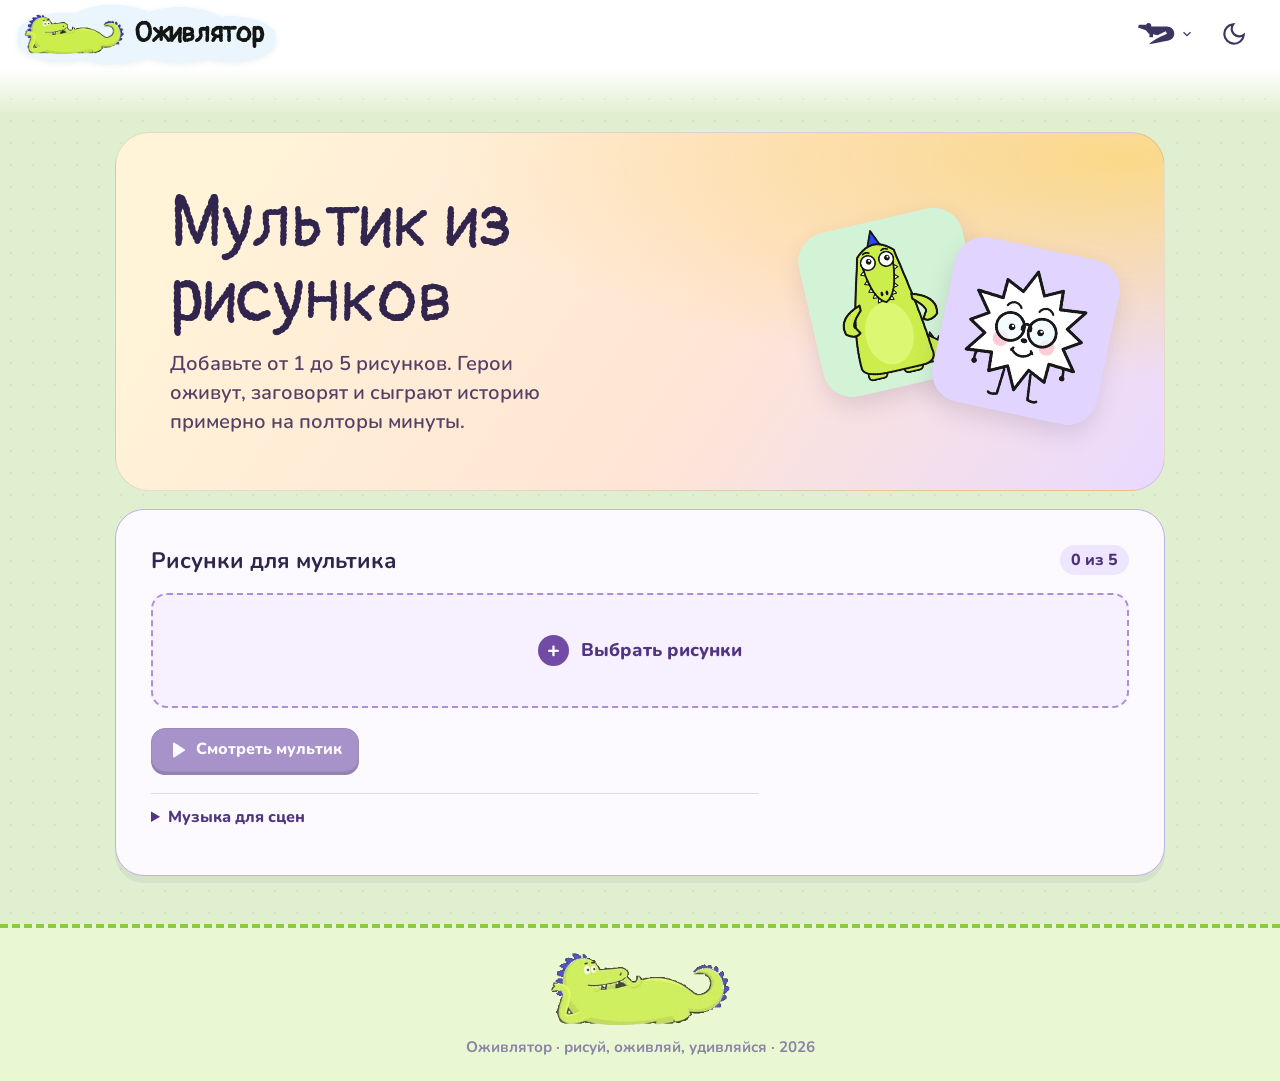
<file: index.html>
<!DOCTYPE html>
<html lang="ru">
<head>
  <meta charset="UTF-8">
  <meta name="viewport" content="width=device-width, initial-scale=1.0">
  <title>Оживлятор — нарисуй и оживи!</title>
  <link rel="icon" href="./assets/croc_peeking.png">
  <script type="module" crossorigin src="./assets/index-k4XJw82N.js"></script>
  <link rel="stylesheet" crossorigin href="./assets/index-CdMPsymJ.css">
</head>
<body>
  <div id="root"></div>
</body>
</html>
</file>
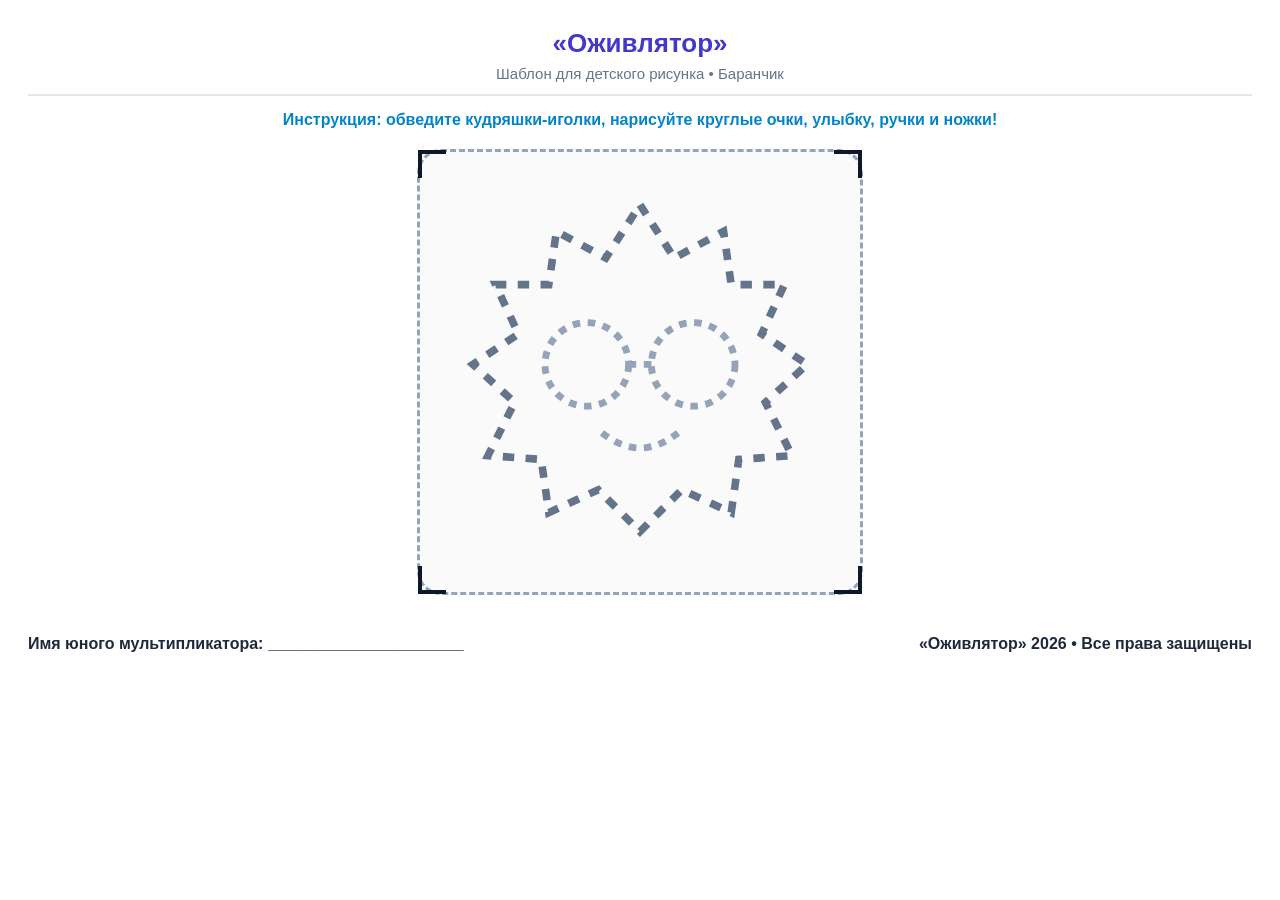
<file: templates/baranchik.html>
<!DOCTYPE html>
<html lang="ru">
<head>
  <meta charset="UTF-8">
  <title>Шаблон — Баранчик (Кудряш в очках)</title>
  <style>
    @page { size: A4 portrait; margin: 15mm; }
    body { font-family: 'Comic Sans MS', 'Arial', sans-serif; text-align: center; color: #1e293b; padding: 20px; }
    .header { border-bottom: 2px solid #e2e8f0; padding-bottom: 12px; margin-bottom: 15px; }
    h1 { font-size: 26px; margin: 0 0 6px; color: #4338ca; }
    p { font-size: 15px; color: #64748b; margin: 0; }
    .instruction { font-size: 16px; margin: 12px 0 20px; color: #0284c7; font-weight: bold; }
    .canvas-box {
      width: 440px;
      height: 440px;
      margin: 15px auto;
      border: 3px dashed #94a3b8;
      border-radius: 24px;
      display: flex;
      align-items: center;
      justify-content: center;
      position: relative;
      background: #fafafa;
    }
    .corner {
      position: absolute;
      width: 24px;
      height: 24px;
      border-color: #0f172a;
      border-style: solid;
    }
    .c-tl { top: -2px; left: -2px; border-width: 4px 0 0 4px; }
    .c-tr { top: -2px; right: -2px; border-width: 4px 4px 0 0; }
    .c-bl { bottom: -2px; left: -2px; border-width: 0 0 4px 4px; }
    .c-br { bottom: -2px; right: -2px; border-width: 0 4px 4px 0; }
    .footer {
      margin-top: 40px;
      display: flex;
      justify-content: space-between;
      font-size: 16px;
      font-weight: bold;
    }
  </style>
</head>
<body>
  <div class="header">
    <h1>«Оживлятор»</h1>
    <p>Шаблон для детского рисунка • Баранчик</p>
  </div>
  <div class="instruction">
    Инструкция: обведите кудряшки-иголки, нарисуйте круглые очки, улыбку, ручки и ножки!
  </div>

  <div class="canvas-box">
    <div class="corner c-tl"></div>
    <div class="corner c-tr"></div>
    <div class="corner c-bl"></div>
    <div class="corner c-br"></div>
    <svg width="380" height="380" viewBox="0 0 100 100">
      <!-- Контур пышной шерстки-звездочки -->
      <polygon points="50,6 59,20 72,13 74,27 88,27 82,40 94,48 83,58 90,72 76,73 74,87 61,81 50,92 39,81 26,87 24,73 10,72 17,58 6,48 18,40 12,27 26,27 28,13 41,20" 
               fill="none" stroke="#64748b" stroke-width="2" stroke-dasharray="3,3"/>
      <!-- Направляющие для очков -->
      <circle cx="36" cy="48" r="11" fill="none" stroke="#94a3b8" stroke-width="1.8" stroke-dasharray="2,2"/>
      <circle cx="64" cy="48" r="11" fill="none" stroke="#94a3b8" stroke-width="1.8" stroke-dasharray="2,2"/>
      <line x1="47" y1="48" x2="53" y2="48" stroke="#94a3b8" stroke-width="1.8" stroke-dasharray="2,2"/>
      <!-- Улыбка -->
      <path d="M 40,66 Q 50,74 60,66" fill="none" stroke="#94a3b8" stroke-width="1.8" stroke-dasharray="2,2"/>
    </svg>
  </div>

  <div class="footer">
    <div>Имя юного мультипликатора: ______________________</div>
    <div>«Оживлятор» 2026 • Все права защищены</div>
  </div>
</body>
</html>
</file>
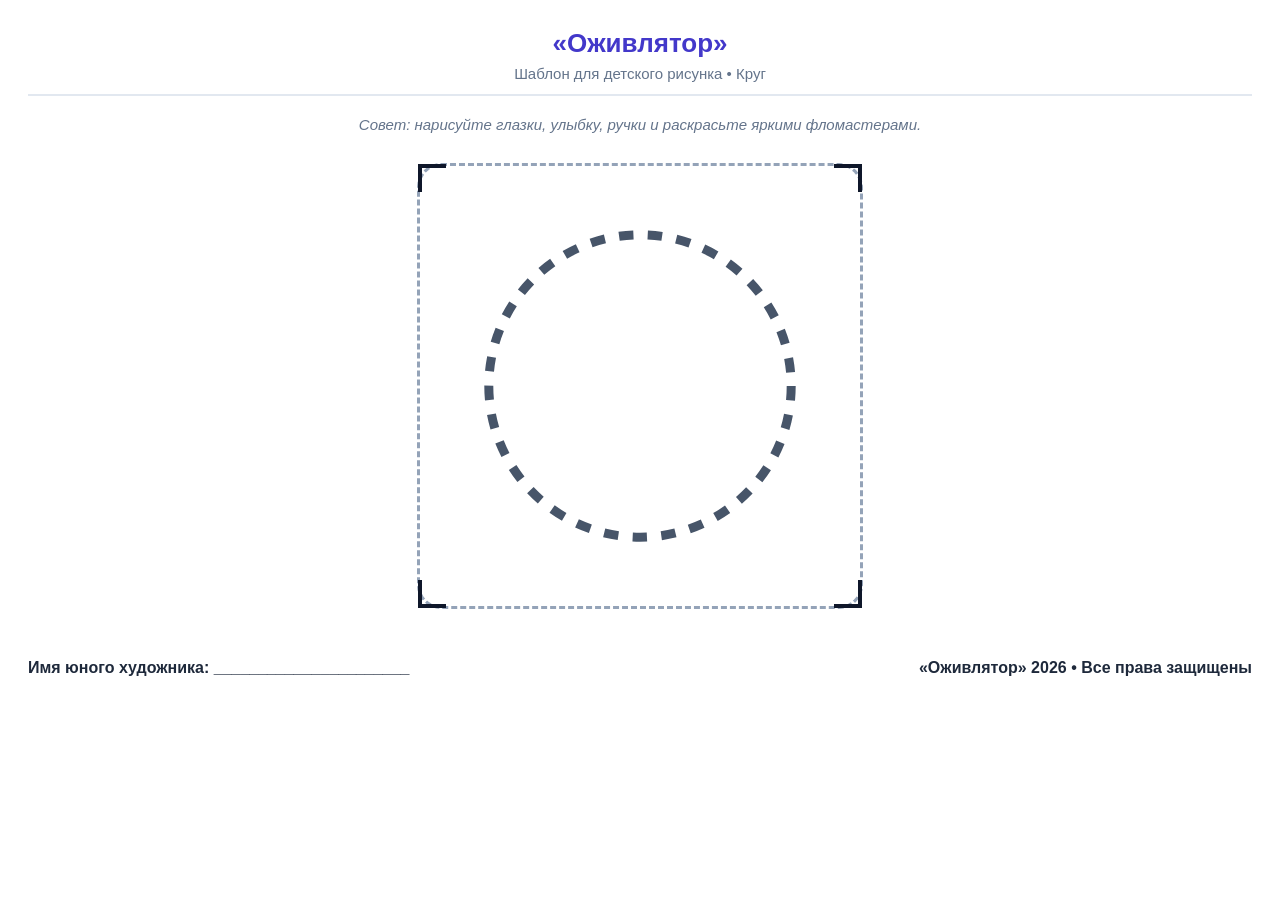
<file: templates/circle.html>
<!DOCTYPE html>
<html lang="ru">
<head>
  <meta charset="UTF-8">
  <title>Шаблон №1 — Круг (Колобок / Солнышко)</title>
  <style>
    @page { size: A4 portrait; margin: 15mm; }
    body { font-family: 'Comic Sans MS', 'Arial', sans-serif; text-align: center; color: #1e293b; padding: 20px; }
    .header { border-bottom: 2px solid #e2e8f0; padding-bottom: 12px; margin-bottom: 20px; }
    h1 { font-size: 26px; margin: 0 0 6px; color: #4338ca; }
    p { font-size: 15px; color: #64748b; margin: 0; }
    .canvas-box {
      width: 440px;
      height: 440px;
      margin: 30px auto;
      border: 3px dashed #94a3b8;
      border-radius: 24px;
      display: flex;
      align-items: center;
      justify-content: center;
      position: relative;
    }
    .corner {
      position: absolute;
      width: 24px;
      height: 24px;
      border-color: #0f172a;
      border-style: solid;
    }
    .c-tl { top: -2px; left: -2px; border-width: 4px 0 0 4px; }
    .c-tr { top: -2px; right: -2px; border-width: 4px 4px 0 0; }
    .c-bl { bottom: -2px; left: -2px; border-width: 0 0 4px 4px; }
    .c-br { bottom: -2px; right: -2px; border-width: 0 4px 4px 0; }
    .footer {
      margin-top: 50px;
      display: flex;
      justify-content: space-between;
      font-size: 16px;
      font-weight: bold;
    }
  </style>
</head>
<body>
  <div class="header">
    <h1>«Оживлятор»</h1>
    <p>Шаблон для детского рисунка • Круг</p>
  </div>
  <p><em>Совет: нарисуйте глазки, улыбку, ручки и раскрасьте яркими фломастерами.</em></p>

  <div class="canvas-box">
    <div class="corner c-tl"></div>
    <div class="corner c-tr"></div>
    <div class="corner c-bl"></div>
    <div class="corner c-br"></div>
    <svg width="360" height="360" viewBox="0 0 100 100">
      <circle cx="50" cy="50" r="42" fill="none" stroke="#475569" stroke-width="2.5" stroke-dasharray="4,4"/>
    </svg>
  </div>

  <div class="footer">
    <div>Имя юного художника: ______________________</div>
    <div>«Оживлятор» 2026 • Все права защищены</div>
  </div>
</body>
</html>
</file>
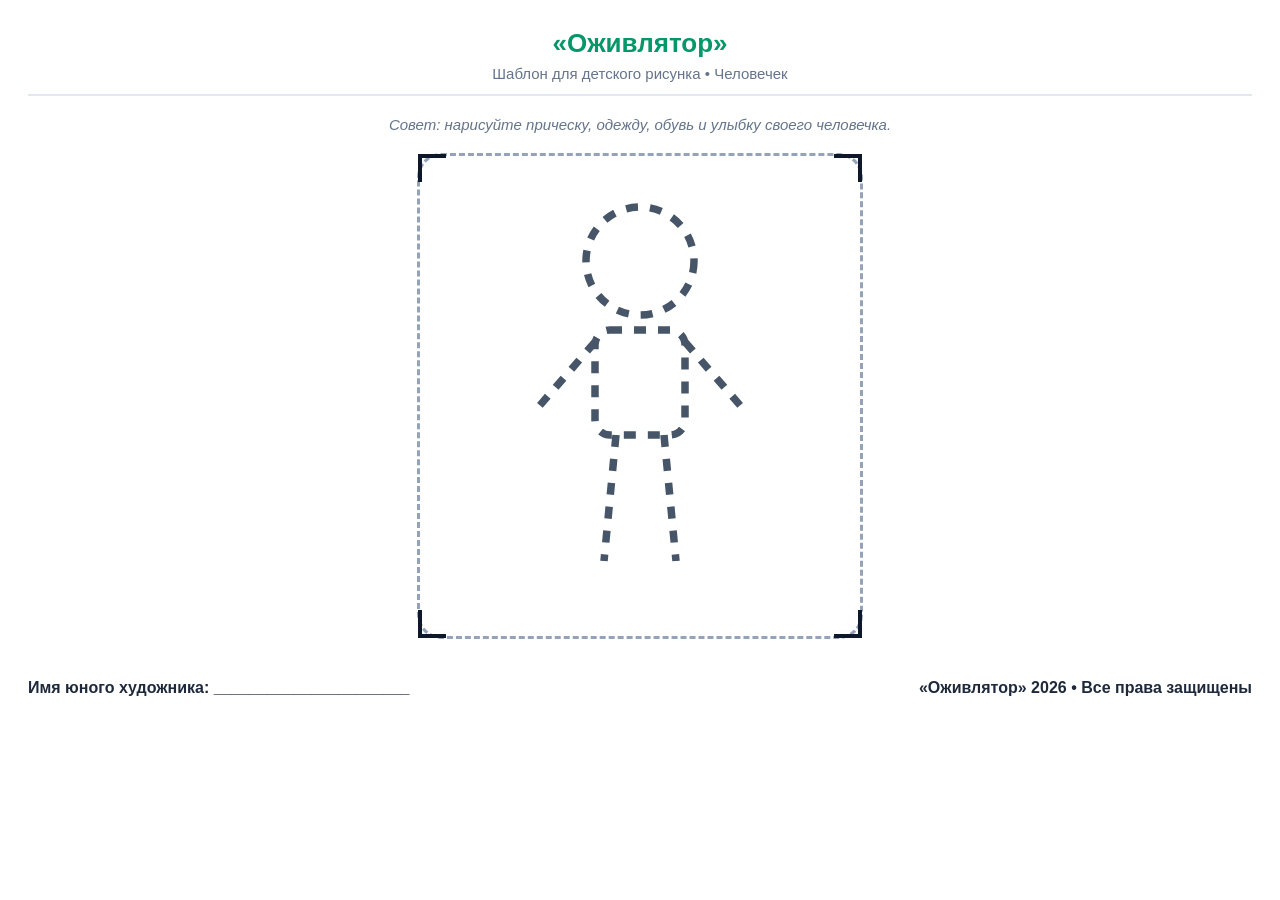
<file: templates/human.html>
<!DOCTYPE html>
<html lang="ru">
<head>
  <meta charset="UTF-8">
  <title>Шаблон №3 — Человечек</title>
  <style>
    @page { size: A4 portrait; margin: 15mm; }
    body { font-family: 'Comic Sans MS', 'Arial', sans-serif; text-align: center; color: #1e293b; padding: 20px; }
    .header { border-bottom: 2px solid #e2e8f0; padding-bottom: 12px; margin-bottom: 20px; }
    h1 { font-size: 26px; margin: 0 0 6px; color: #059669; }
    p { font-size: 15px; color: #64748b; margin: 0; }
    .canvas-box {
      width: 440px;
      height: 480px;
      margin: 20px auto;
      border: 3px dashed #94a3b8;
      border-radius: 24px;
      display: flex;
      align-items: center;
      justify-content: center;
      position: relative;
    }
    .corner {
      position: absolute;
      width: 24px;
      height: 24px;
      border-color: #0f172a;
      border-style: solid;
    }
    .c-tl { top: -2px; left: -2px; border-width: 4px 0 0 4px; }
    .c-tr { top: -2px; right: -2px; border-width: 4px 4px 0 0; }
    .c-bl { bottom: -2px; left: -2px; border-width: 0 0 4px 4px; }
    .c-br { bottom: -2px; right: -2px; border-width: 0 4px 4px 0; }
    .footer {
      margin-top: 40px;
      display: flex;
      justify-content: space-between;
      font-size: 16px;
      font-weight: bold;
    }
  </style>
</head>
<body>
  <div class="header">
    <h1>«Оживлятор»</h1>
    <p>Шаблон для детского рисунка • Человечек</p>
  </div>
  <p><em>Совет: нарисуйте прическу, одежду, обувь и улыбку своего человечка.</em></p>

  <div class="canvas-box">
    <div class="corner c-tl"></div>
    <div class="corner c-tr"></div>
    <div class="corner c-bl"></div>
    <div class="corner c-br"></div>
    <svg width="340" height="420" viewBox="0 0 100 140">
      <circle cx="50" cy="25" r="18" fill="none" stroke="#475569" stroke-width="2.5" stroke-dasharray="4,4"/>
      <rect x="35" y="48" width="30" height="35" rx="5" fill="none" stroke="#475569" stroke-width="2.5" stroke-dasharray="4,4"/>
      <line x1="35" y1="52" x2="15" y2="75" stroke="#475569" stroke-width="2.5" stroke-dasharray="4,4"/>
      <line x1="65" y1="52" x2="85" y2="75" stroke="#475569" stroke-width="2.5" stroke-dasharray="4,4"/>
      <line x1="42" y1="83" x2="38" y2="125" stroke="#475569" stroke-width="2.5" stroke-dasharray="4,4"/>
      <line x1="58" y1="83" x2="62" y2="125" stroke="#475569" stroke-width="2.5" stroke-dasharray="4,4"/>
    </svg>
  </div>

  <div class="footer">
    <div>Имя юного художника: ______________________</div>
    <div>«Оживлятор» 2026 • Все права защищены</div>
  </div>
</body>
</html>
</file>
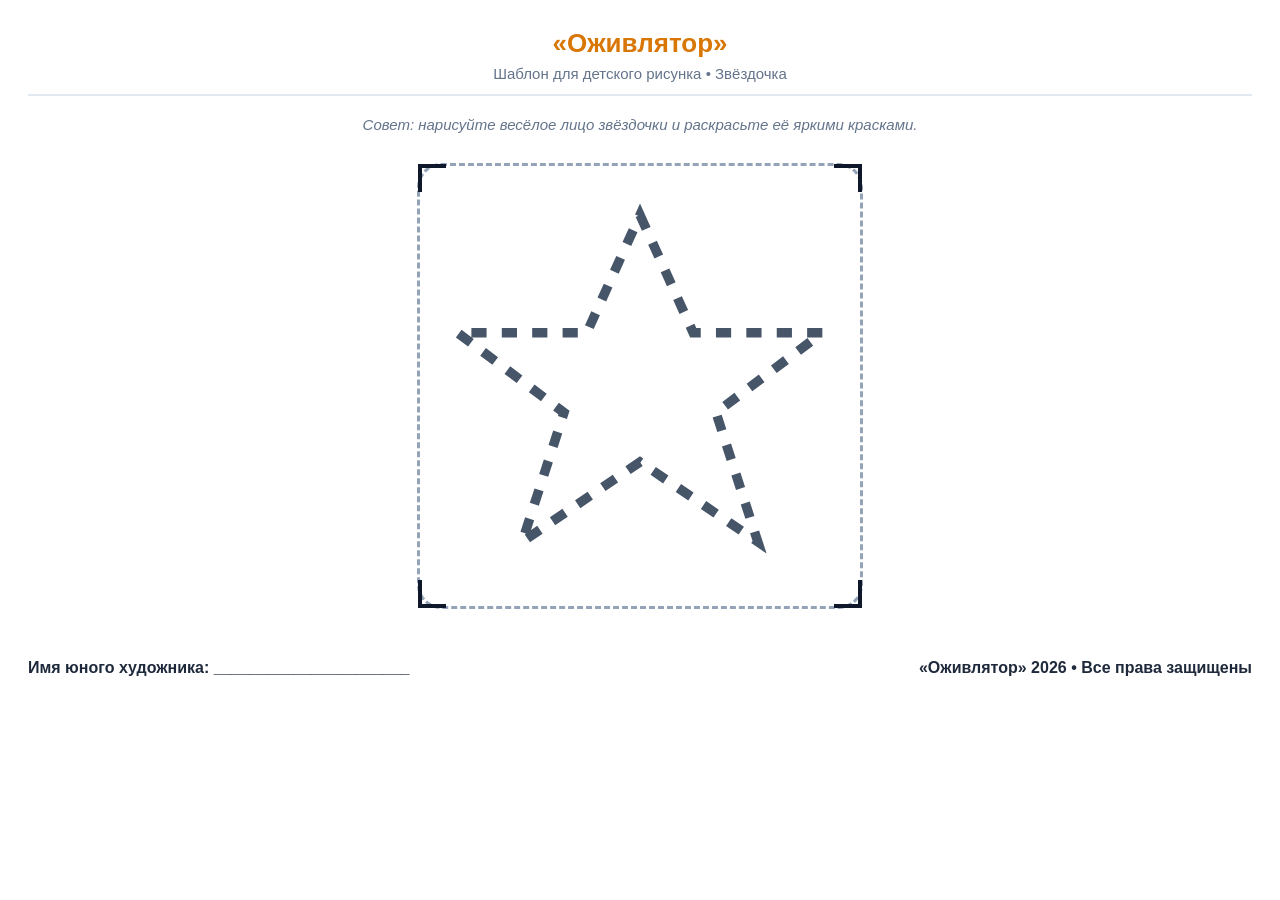
<file: templates/star.html>
<!DOCTYPE html>
<html lang="ru">
<head>
  <meta charset="UTF-8">
  <title>Шаблон №2 — Звёздочка</title>
  <style>
    @page { size: A4 portrait; margin: 15mm; }
    body { font-family: 'Comic Sans MS', 'Arial', sans-serif; text-align: center; color: #1e293b; padding: 20px; }
    .header { border-bottom: 2px solid #e2e8f0; padding-bottom: 12px; margin-bottom: 20px; }
    h1 { font-size: 26px; margin: 0 0 6px; color: #d97706; }
    p { font-size: 15px; color: #64748b; margin: 0; }
    .canvas-box {
      width: 440px;
      height: 440px;
      margin: 30px auto;
      border: 3px dashed #94a3b8;
      border-radius: 24px;
      display: flex;
      align-items: center;
      justify-content: center;
      position: relative;
    }
    .corner {
      position: absolute;
      width: 24px;
      height: 24px;
      border-color: #0f172a;
      border-style: solid;
    }
    .c-tl { top: -2px; left: -2px; border-width: 4px 0 0 4px; }
    .c-tr { top: -2px; right: -2px; border-width: 4px 4px 0 0; }
    .c-bl { bottom: -2px; left: -2px; border-width: 0 0 4px 4px; }
    .c-br { bottom: -2px; right: -2px; border-width: 0 4px 4px 0; }
    .footer {
      margin-top: 50px;
      display: flex;
      justify-content: space-between;
      font-size: 16px;
      font-weight: bold;
    }
  </style>
</head>
<body>
  <div class="header">
    <h1>«Оживлятор»</h1>
    <p>Шаблон для детского рисунка • Звёздочка</p>
  </div>
  <p><em>Совет: нарисуйте весёлое лицо звёздочки и раскрасьте её яркими красками.</em></p>

  <div class="canvas-box">
    <div class="corner c-tl"></div>
    <div class="corner c-tr"></div>
    <div class="corner c-bl"></div>
    <div class="corner c-br"></div>
    <svg width="380" height="380" viewBox="0 0 100 100">
      <polygon points="50,5 64,36 98,36 70,57 81,91 50,70 19,91 30,57 2,36 36,36" fill="none" stroke="#475569" stroke-width="2.5" stroke-dasharray="4,4"/>
    </svg>
  </div>

  <div class="footer">
    <div>Имя юного художника: ______________________</div>
    <div>«Оживлятор» 2026 • Все права защищены</div>
  </div>
</body>
</html>
</file>
<file: assets/index-CdMPsymJ.css>
@font-face{font-family:Pangolin;font-style:normal;font-display:swap;font-weight:400;src:url(./pangolin-cyrillic-ext-400-normal-CFvbqLpR.woff2)format("woff2"),url(./pangolin-cyrillic-ext-400-normal-D-HiFlXD.woff)format("woff");unicode-range:U+460-52F,U+1C80-1C8A,U+20B4,U+2DE0-2DFF,U+A640-A69F,U+FE2E-FE2F}@font-face{font-family:Pangolin;font-style:normal;font-display:swap;font-weight:400;src:url(./pangolin-cyrillic-400-normal-DXBky3Ii.woff2)format("woff2"),url(./pangolin-cyrillic-400-normal-DQR7Q4gq.woff)format("woff");unicode-range:U+301,U+400-45F,U+490-491,U+4B0-4B1,U+2116}@font-face{font-family:Pangolin;font-style:normal;font-display:swap;font-weight:400;src:url(./pangolin-vietnamese-400-normal-BOKlOuY0.woff2)format("woff2"),url(./pangolin-vietnamese-400-normal-CLuIVUz7.woff)format("woff");unicode-range:U+102-103,U+110-111,U+128-129,U+168-169,U+1A0-1A1,U+1AF-1B0,U+300-301,U+303-304,U+308-309,U+323,U+329,U+1EA0-1EF9,U+20AB}@font-face{font-family:Pangolin;font-style:normal;font-display:swap;font-weight:400;src:url(./pangolin-latin-ext-400-normal-DrUaq5ce.woff2)format("woff2"),url(./pangolin-latin-ext-400-normal-Dru1Wqc1.woff)format("woff");unicode-range:U+100-2BA,U+2BD-2C5,U+2C7-2CC,U+2CE-2D7,U+2DD-2FF,U+304,U+308,U+329,U+1D00-1DBF,U+1E00-1E9F,U+1EF2-1EFF,U+2020,U+20A0-20AB,U+20AD-20C0,U+2113,U+2C60-2C7F,U+A720-A7FF}@font-face{font-family:Pangolin;font-style:normal;font-display:swap;font-weight:400;src:url(./pangolin-latin-400-normal-Cx-z2UDT.woff2)format("woff2"),url(./pangolin-latin-400-normal-R5QT9dzq.woff)format("woff");unicode-range:U+??,U+131,U+152-153,U+2BB-2BC,U+2C6,U+2DA,U+2DC,U+304,U+308,U+329,U+2000-206F,U+20AC,U+2122,U+2191,U+2193,U+2212,U+2215,U+FEFF,U+FFFD}@font-face{font-family:Nunito;font-style:normal;font-display:swap;font-weight:500;src:url(./nunito-cyrillic-ext-500-normal-BooqzoBf.woff2)format("woff2"),url(./nunito-cyrillic-ext-500-normal-ryWF3qTI.woff)format("woff");unicode-range:U+460-52F,U+1C80-1C8A,U+20B4,U+2DE0-2DFF,U+A640-A69F,U+FE2E-FE2F}@font-face{font-family:Nunito;font-style:normal;font-display:swap;font-weight:500;src:url(./nunito-cyrillic-500-normal-C7KGZCzc.woff2)format("woff2"),url(./nunito-cyrillic-500-normal-CsSUaxYY.woff)format("woff");unicode-range:U+301,U+400-45F,U+490-491,U+4B0-4B1,U+2116}@font-face{font-family:Nunito;font-style:normal;font-display:swap;font-weight:500;src:url(./nunito-vietnamese-500-normal-BpqpEYcO.woff2)format("woff2"),url(./nunito-vietnamese-500-normal-9ShSsgIA.woff)format("woff");unicode-range:U+102-103,U+110-111,U+128-129,U+168-169,U+1A0-1A1,U+1AF-1B0,U+300-301,U+303-304,U+308-309,U+323,U+329,U+1EA0-1EF9,U+20AB}@font-face{font-family:Nunito;font-style:normal;font-display:swap;font-weight:500;src:url(./nunito-latin-ext-500-normal-DpF2BH_v.woff2)format("woff2"),url(./nunito-latin-ext-500-normal-CVNQN0KE.woff)format("woff");unicode-range:U+100-2BA,U+2BD-2C5,U+2C7-2CC,U+2CE-2D7,U+2DD-2FF,U+304,U+308,U+329,U+1D00-1DBF,U+1E00-1E9F,U+1EF2-1EFF,U+2020,U+20A0-20AB,U+20AD-20C0,U+2113,U+2C60-2C7F,U+A720-A7FF}@font-face{font-family:Nunito;font-style:normal;font-display:swap;font-weight:500;src:url(./nunito-latin-500-normal-EugFkASW.woff2)format("woff2"),url(./nunito-latin-500-normal-B5klmw3Q.woff)format("woff");unicode-range:U+??,U+131,U+152-153,U+2BB-2BC,U+2C6,U+2DA,U+2DC,U+304,U+308,U+329,U+2000-206F,U+20AC,U+2122,U+2191,U+2193,U+2212,U+2215,U+FEFF,U+FFFD}@font-face{font-family:Nunito;font-style:normal;font-display:swap;font-weight:600;src:url(./nunito-cyrillic-ext-600-normal-CWPPjBOD.woff2)format("woff2"),url(./nunito-cyrillic-ext-600-normal-vnfu4DTE.woff)format("woff");unicode-range:U+460-52F,U+1C80-1C8A,U+20B4,U+2DE0-2DFF,U+A640-A69F,U+FE2E-FE2F}@font-face{font-family:Nunito;font-style:normal;font-display:swap;font-weight:600;src:url(./nunito-cyrillic-600-normal-DJGQ2h05.woff2)format("woff2"),url(./nunito-cyrillic-600-normal-BUjmtIuu.woff)format("woff");unicode-range:U+301,U+400-45F,U+490-491,U+4B0-4B1,U+2116}@font-face{font-family:Nunito;font-style:normal;font-display:swap;font-weight:600;src:url(./nunito-vietnamese-600-normal-BY8O6Cug.woff2)format("woff2"),url(./nunito-vietnamese-600-normal-DO1RqFw5.woff)format("woff");unicode-range:U+102-103,U+110-111,U+128-129,U+168-169,U+1A0-1A1,U+1AF-1B0,U+300-301,U+303-304,U+308-309,U+323,U+329,U+1EA0-1EF9,U+20AB}@font-face{font-family:Nunito;font-style:normal;font-display:swap;font-weight:600;src:url(./nunito-latin-ext-600-normal-Dd9Zuxh1.woff2)format("woff2"),url(./nunito-latin-ext-600-normal-BKUpuB78.woff)format("woff");unicode-range:U+100-2BA,U+2BD-2C5,U+2C7-2CC,U+2CE-2D7,U+2DD-2FF,U+304,U+308,U+329,U+1D00-1DBF,U+1E00-1E9F,U+1EF2-1EFF,U+2020,U+20A0-20AB,U+20AD-20C0,U+2113,U+2C60-2C7F,U+A720-A7FF}@font-face{font-family:Nunito;font-style:normal;font-display:swap;font-weight:600;src:url(./nunito-latin-600-normal-Br8yIETf.woff2)format("woff2"),url(./nunito-latin-600-normal-Cd0eNu1l.woff)format("woff");unicode-range:U+??,U+131,U+152-153,U+2BB-2BC,U+2C6,U+2DA,U+2DC,U+304,U+308,U+329,U+2000-206F,U+20AC,U+2122,U+2191,U+2193,U+2212,U+2215,U+FEFF,U+FFFD}@font-face{font-family:Nunito;font-style:normal;font-display:swap;font-weight:700;src:url(./nunito-cyrillic-ext-700-normal-BuR0mlCG.woff2)format("woff2"),url(./nunito-cyrillic-ext-700-normal-DfoqN4Gs.woff)format("woff");unicode-range:U+460-52F,U+1C80-1C8A,U+20B4,U+2DE0-2DFF,U+A640-A69F,U+FE2E-FE2F}@font-face{font-family:Nunito;font-style:normal;font-display:swap;font-weight:700;src:url(./nunito-cyrillic-700-normal-DP36NgGt.woff2)format("woff2"),url(./nunito-cyrillic-700-normal-DfHRUDv-.woff)format("woff");unicode-range:U+301,U+400-45F,U+490-491,U+4B0-4B1,U+2116}@font-face{font-family:Nunito;font-style:normal;font-display:swap;font-weight:700;src:url(./nunito-vietnamese-700-normal-Ch8EUCfz.woff2)format("woff2"),url(./nunito-vietnamese-700-normal-C9SQsXvj.woff)format("woff");unicode-range:U+102-103,U+110-111,U+128-129,U+168-169,U+1A0-1A1,U+1AF-1B0,U+300-301,U+303-304,U+308-309,U+323,U+329,U+1EA0-1EF9,U+20AB}@font-face{font-family:Nunito;font-style:normal;font-display:swap;font-weight:700;src:url(./nunito-latin-ext-700-normal-BWeMsAzO.woff2)format("woff2"),url(./nunito-latin-ext-700-normal-D4woHhbd.woff)format("woff");unicode-range:U+100-2BA,U+2BD-2C5,U+2C7-2CC,U+2CE-2D7,U+2DD-2FF,U+304,U+308,U+329,U+1D00-1DBF,U+1E00-1E9F,U+1EF2-1EFF,U+2020,U+20A0-20AB,U+20AD-20C0,U+2113,U+2C60-2C7F,U+A720-A7FF}@font-face{font-family:Nunito;font-style:normal;font-display:swap;font-weight:700;src:url(./nunito-latin-700-normal-Dort48En.woff2)format("woff2"),url(./nunito-latin-700-normal-OcDqTBcA.woff)format("woff");unicode-range:U+??,U+131,U+152-153,U+2BB-2BC,U+2C6,U+2DA,U+2DC,U+304,U+308,U+329,U+2000-206F,U+20AC,U+2122,U+2191,U+2193,U+2212,U+2215,U+FEFF,U+FFFD}@font-face{font-family:Nunito;font-style:normal;font-display:swap;font-weight:800;src:url(./nunito-cyrillic-ext-800-normal-B-cvGohL.woff2)format("woff2"),url(./nunito-cyrillic-ext-800-normal-pjRatrRO.woff)format("woff");unicode-range:U+460-52F,U+1C80-1C8A,U+20B4,U+2DE0-2DFF,U+A640-A69F,U+FE2E-FE2F}@font-face{font-family:Nunito;font-style:normal;font-display:swap;font-weight:800;src:url(./nunito-cyrillic-800-normal-D3igD7Kl.woff2)format("woff2"),url(./nunito-cyrillic-800-normal-DymMgApb.woff)format("woff");unicode-range:U+301,U+400-45F,U+490-491,U+4B0-4B1,U+2116}@font-face{font-family:Nunito;font-style:normal;font-display:swap;font-weight:800;src:url(./nunito-vietnamese-800-normal-D_CZYdm9.woff2)format("woff2"),url(./nunito-vietnamese-800-normal-Dz0hZPb5.woff)format("woff");unicode-range:U+102-103,U+110-111,U+128-129,U+168-169,U+1A0-1A1,U+1AF-1B0,U+300-301,U+303-304,U+308-309,U+323,U+329,U+1EA0-1EF9,U+20AB}@font-face{font-family:Nunito;font-style:normal;font-display:swap;font-weight:800;src:url(./nunito-latin-ext-800-normal-CtU8tJOV.woff2)format("woff2"),url(./nunito-latin-ext-800-normal-CDcxIxx8.woff)format("woff");unicode-range:U+100-2BA,U+2BD-2C5,U+2C7-2CC,U+2CE-2D7,U+2DD-2FF,U+304,U+308,U+329,U+1D00-1DBF,U+1E00-1E9F,U+1EF2-1EFF,U+2020,U+20A0-20AB,U+20AD-20C0,U+2113,U+2C60-2C7F,U+A720-A7FF}@font-face{font-family:Nunito;font-style:normal;font-display:swap;font-weight:800;src:url(./nunito-latin-800-normal-Dz8SOQK_.woff2)format("woff2"),url(./nunito-latin-800-normal-D-J0wlBY.woff)format("woff");unicode-range:U+??,U+131,U+152-153,U+2BB-2BC,U+2C6,U+2DA,U+2DC,U+304,U+308,U+329,U+2000-206F,U+20AC,U+2122,U+2191,U+2193,U+2212,U+2215,U+FEFF,U+FFFD}@font-face{font-family:Nunito;font-style:normal;font-display:swap;font-weight:900;src:url(./nunito-cyrillic-ext-900-normal-BLeVovcl.woff2)format("woff2"),url(./nunito-cyrillic-ext-900-normal-DKFql_-q.woff)format("woff");unicode-range:U+460-52F,U+1C80-1C8A,U+20B4,U+2DE0-2DFF,U+A640-A69F,U+FE2E-FE2F}@font-face{font-family:Nunito;font-style:normal;font-display:swap;font-weight:900;src:url(./nunito-cyrillic-900-normal-CWPcV0_V.woff2)format("woff2"),url(./nunito-cyrillic-900-normal-Dr1fjxoU.woff)format("woff");unicode-range:U+301,U+400-45F,U+490-491,U+4B0-4B1,U+2116}@font-face{font-family:Nunito;font-style:normal;font-display:swap;font-weight:900;src:url(./nunito-vietnamese-900-normal-D6LWQAy_.woff2)format("woff2"),url(./nunito-vietnamese-900-normal-WV2-fBew.woff)format("woff");unicode-range:U+102-103,U+110-111,U+128-129,U+168-169,U+1A0-1A1,U+1AF-1B0,U+300-301,U+303-304,U+308-309,U+323,U+329,U+1EA0-1EF9,U+20AB}@font-face{font-family:Nunito;font-style:normal;font-display:swap;font-weight:900;src:url(./nunito-latin-ext-900-normal-Dllsvgjo.woff2)format("woff2"),url(./nunito-latin-ext-900-normal-CTBZd6bf.woff)format("woff");unicode-range:U+100-2BA,U+2BD-2C5,U+2C7-2CC,U+2CE-2D7,U+2DD-2FF,U+304,U+308,U+329,U+1D00-1DBF,U+1E00-1E9F,U+1EF2-1EFF,U+2020,U+20A0-20AB,U+20AD-20C0,U+2113,U+2C60-2C7F,U+A720-A7FF}@font-face{font-family:Nunito;font-style:normal;font-display:swap;font-weight:900;src:url(./nunito-latin-900-normal-BVB1fGs6.woff2)format("woff2"),url(./nunito-latin-900-normal-CVn49sIn.woff)format("woff");unicode-range:U+??,U+131,U+152-153,U+2BB-2BC,U+2C6,U+2DA,U+2DC,U+304,U+308,U+329,U+2000-206F,U+20AC,U+2122,U+2191,U+2193,U+2212,U+2215,U+FEFF,U+FFFD}:root{--ground:#e0efcf;--logo-cloud:#eaf5fd;--ground-card:#fff;--surface-dark:#3b3561;--surface-dark-card:#4a4475;--surface-dark-border:#5a5488;--surface-soft:#e9f4db;--surface-tint:#f5faee;--ink:#3b3561;--ink-secondary:#5b5580;--muted:#8a84a8;--ink-on-dark:#f1f7e8;--muted-on-dark:#c9c4e6;--accent-lime:#ffc83d;--accent-lime-hover:#ffbb1a;--accent-lime-shade:#e0a314;--accent-blue:#3e8bf0;--accent-blue-hover:#2f7be0;--accent-blue-shade:#2667c2;--accent-coral:#f2545b;--accent-emerald:#45b649;--accent-grass:#8ccb3f;--accent-pink:#ff8fb1;--accent-orange:#ff9a3c;--border:#d4e3c2;--border-subtle:#e6efd9;--border-hover:#b9cea5;--border-dark:#3b3561;--font-display:"Pangolin", "Nunito", system-ui, sans-serif;--font-ui:"Nunito", system-ui, -apple-system, sans-serif;--radius-pill:999px;--radius-card:28px;--radius-inner:18px}*,:before,:after{box-sizing:border-box;-webkit-tap-highlight-color:transparent;margin:0;padding:0}html{scroll-behavior:smooth;font-size:16px}body{font-family:var(--font-ui);background-color:var(--ground);color:var(--ink);-webkit-font-smoothing:antialiased;-moz-osx-font-smoothing:grayscale;background-image:radial-gradient(#3b356112 1.5px,#0000 1.5px);background-size:22px 22px;flex-direction:column;min-height:100dvh;font-weight:600;display:flex;overflow-x:hidden}.app-header{background-color:var(--ground-card);color:var(--ink);z-index:100;box-sizing:border-box;align-items:center;gap:8px;min-height:68px;padding:10px 24px;display:flex;position:sticky;top:0}.app-header:after{content:"";z-index:-1;background:linear-gradient(to bottom, var(--ground-card), transparent);pointer-events:none;height:48px;position:absolute;inset:100% 0 auto}.header-quick-actions{flex-shrink:0;align-items:center;gap:4px;margin-inline-start:auto;display:flex}.header-group-button{width:44px;height:44px}.header-disclosure{flex-shrink:0;position:relative}.header-disclosure-toggle{justify-content:center;gap:5px;width:64px;height:44px;padding:0}.header-group-button,.header-disclosure-toggle,.header-theme-toggle{border-radius:var(--radius-pill);color:var(--ink);cursor:pointer;background:0 0;border:0;flex-shrink:0;justify-content:center;align-items:center;padding:0;display:inline-flex}.header-group-button:hover,.header-disclosure-toggle:hover{color:var(--accent-emerald)}.header-group-button,.header-disclosure-toggle{transition:color .18s,transform .22s cubic-bezier(.2,.8,.3,1.4)}.header-group-button:active,.header-disclosure-toggle:active{transform:translateY(2px)scale(.85)}.header-theme-toggle{width:44px;height:44px}.header-theme-toggle:hover{color:var(--accent-emerald)}@media (width>=641px){.app-header{--header-icon-size:clamp(26px, 2vw, 32px)}.header-group-button>svg,.header-theme-toggle svg{width:var(--header-icon-size);height:var(--header-icon-size)}.header-disclosure-toggle>svg:first-child{width:calc(var(--header-icon-size) * 1.4);height:calc(var(--header-icon-size) * .9)}.header-disclosure-toggle{width:76px}}@media (width>=1000px){:fullscreen .app-header{--header-icon-size:clamp(34px, 2.5vw, 48px);gap:12px}:is(:fullscreen .header-group-button,:fullscreen .header-theme-toggle){width:calc(var(--header-icon-size) + 20px);height:calc(var(--header-icon-size) + 20px)}:fullscreen .header-disclosure-toggle{width:calc(var(--header-icon-size) * 1.4 + 36px);height:calc(var(--header-icon-size) + 20px);gap:8px}:fullscreen .header-disclosure-chevron{width:18px;height:18px}}.header-group-button:focus-visible,.header-disclosure-toggle:focus-visible,.header-theme-toggle:focus-visible{outline:2px solid var(--accent-blue);outline-offset:2px}.theme-icon{place-items:center;display:grid}.theme-icon.is-switching{animation:.45s cubic-bezier(.2,.8,.3,1) theme-switch}@keyframes theme-switch{0%{opacity:.2;transform:rotate(-70deg)scale(.5)}65%{opacity:1;transform:rotate(12deg)scale(1.15)}to{opacity:1;transform:rotate(0)scale(1)}}@media (prefers-reduced-motion:reduce){.header-group-button,.header-disclosure-toggle{transition:none}.header-group-button:active,.header-disclosure-toggle:active{transform:none}.theme-icon.is-switching{animation:none}}.header-disclosure-toggle[aria-expanded=true] .header-disclosure-chevron{transform:rotate(180deg)}.header-menu:not([hidden]){border:1px solid var(--border);background:var(--ground-card);border-radius:16px;gap:2px;width:min(260px,100vw - 24px);max-height:calc(100dvh - 72px);padding:6px;display:grid;position:absolute;inset-block-start:calc(100% + 9px);inset-inline-end:0;overflow:auto;box-shadow:0 12px 26px #10162233}.header-menu-item{min-height:44px;color:var(--ink);font:800 .9rem/1.2 var(--font-ui);text-align:left;cursor:pointer;background:0 0;border:0;border-radius:10px;align-items:center;gap:10px;padding:6px 10px;display:flex}.header-menu-item:hover,.header-menu-item:focus-visible{background:var(--surface-soft)}.header-menu-item svg{flex-shrink:0}.header-stage-actions{border-bottom:1px solid var(--border);gap:2px;margin-bottom:4px;padding-bottom:4px;display:grid}.stage-menu-tools{border-top:1px solid var(--border);gap:2px;margin-top:4px;padding-top:4px;display:grid}.header-menu-item:disabled{opacity:.5;cursor:default}.header-menu:has(#btnOpenDiploma) #btnHeaderDiploma{display:none}.logo-group{isolation:isolate;align-items:center;gap:10px;display:flex;position:relative}.logo-group:before{content:"";z-index:-1;background:radial-gradient(ellipse 18% 42% at 17% 55%, var(--logo-cloud) 98%, transparent), radial-gradient(ellipse 21% 51% at 37% 50%, var(--logo-cloud) 98%, transparent), radial-gradient(ellipse 21% 48% at 63% 51%, var(--logo-cloud) 98%, transparent), radial-gradient(ellipse 18% 39% at 83% 58%, var(--logo-cloud) 98%, transparent);filter:drop-shadow(0 2px 3px #567b8e21);pointer-events:none;position:absolute;inset:-9px -12px -9px -6px}.header-mascot-img{flex-shrink:0;width:clamp(68px,10vw,100px);height:auto;display:block}.app-title{font-family:var(--font-display);color:#141613;letter-spacing:-.01em;margin:0;font-size:1.75rem;font-weight:700;line-height:1}body.dark-theme .app-title{color:#fff}.status-dot{background-color:var(--accent-emerald);border-radius:50%;flex-shrink:0;width:8px;height:8px;display:inline-block}.btn{font-family:var(--font-ui);border-radius:var(--radius-inner);border:2.5px solid var(--border);background-color:var(--ground-card);color:var(--ink);cursor:pointer;box-shadow:0 4px 0 var(--border);-webkit-user-select:none;user-select:none;align-items:center;gap:8px;padding:9px 18px;font-size:.95rem;font-weight:800;line-height:1.2;transition:transform .1s,box-shadow .1s,background-color .15s,border-color .15s;display:inline-flex}.btn:hover{background-color:var(--surface-tint);border-color:var(--border-hover);box-shadow:0 4px 0 var(--border-hover)}.btn:active{box-shadow:0 1px 0 var(--border-hover);transform:translateY(3px)}.btn-pill{border-radius:var(--radius-pill);padding:8px 16px}.btn-accent-blue{background-color:var(--accent-blue)!important;color:#fff!important;border-color:var(--accent-blue-shade)!important;box-shadow:0 4px 0 var(--accent-blue-shade)!important}.btn-accent-blue:hover{background-color:var(--accent-blue-hover)!important}.btn-accent-blue:active{box-shadow:0 1px 0 var(--accent-blue-shade)!important}.btn-lime{font-weight:900;background-color:var(--accent-lime)!important;color:var(--ink)!important;border-color:var(--accent-lime-shade)!important;box-shadow:0 4px 0 var(--accent-lime-shade)!important}.btn-lime:hover{background-color:var(--accent-lime-hover)!important}.btn-lime:active{box-shadow:0 1px 0 var(--accent-lime-shade)!important}.btn-icon-only{border-radius:50%;justify-content:center;align-items:center;width:40px;height:40px;padding:0;display:inline-flex}.btn-sm{padding:6px 12px;font-size:.85rem}.btn-lg{padding:13px 26px;font-size:1.1rem}.btn-icon{flex-shrink:0}.main-content{flex:1;width:100%;max-width:1360px;margin:0 auto;padding:28px 28px 48px}.app-section,.app-section.active{display:block}.drawing-intro{grid-template-columns:minmax(0,.9fr) minmax(0,1.3fr);align-items:center;gap:clamp(24px,4vw,56px);padding-block:clamp(12px,3vw,36px);display:grid}.drawing-intro-copy{gap:20px;display:grid}.drawing-intro-title{align-items:center;gap:16px;display:flex}.drawing-intro-mascot{flex-shrink:0;width:clamp(68px,8.2vw,104px);height:auto}.drawing-intro-title h2{max-width:10ch;font:400 clamp(2.7rem, 5.4vw, 4.4rem)/1.05 var(--font-display);color:var(--ink)}.drawing-intro-actions{flex-wrap:wrap;gap:12px;display:flex}.drawing-intro-actions .btn{min-height:48px}.drawing-intro-video{aspect-ratio:5/3;background:#bfe3ff;border-radius:24px;width:100%;display:block}@media (width>=1000px){:fullscreen .main-content:has(.drawing-intro){max-width:1800px;padding-inline:clamp(32px,3vw,64px)}:fullscreen .drawing-intro{grid-template-columns:minmax(0,1fr) minmax(0,1.1fr);gap:clamp(32px,3vw,64px);padding-block:clamp(36px,5vh,72px)}:fullscreen .drawing-intro-mascot{width:clamp(104px,9vw,176px)}:fullscreen .drawing-intro-title h2{font-size:clamp(4.4rem,5.5vw,7rem)}:fullscreen .drawing-intro-copy{gap:32px}:fullscreen .drawing-intro-actions .btn{min-height:62px;padding-inline:24px;font-size:1.2rem}:fullscreen .drawing-intro-actions svg{width:23px;height:23px}}.sample-alternatives{border-top:1px solid var(--border);gap:16px;margin-top:12px;padding-top:24px;display:grid}.sample-alternatives h3{font:700 1.05rem/1.4 var(--font-ui);color:var(--ink-secondary)}.sample-alternatives .samples-grid{grid-template-columns:repeat(2,minmax(0,1fr));gap:16px;width:min(100%,376px)}.sample-alternatives .sample-thumb-wrap{width:100px;height:100px}.sample-alternatives .sample-name{font-size:1.1rem}@media (width<=720px){.drawing-intro{grid-template-columns:minmax(0,1fr)}.drawing-intro-title h2{max-width:14ch}.drawing-intro-video{border-radius:18px}}.section-heading{font-family:var(--font-display);color:var(--ink);margin:0;font-size:2.2rem;font-weight:400;line-height:1.1}.badge-lime{background-color:var(--accent-lime);border-radius:var(--radius-pill);padding:2px 10px;font-size:.75rem;font-weight:800;display:inline-block;color:var(--ink)!important}.input-modes-container{flex-direction:column;gap:16px;display:flex}.input-tabs{scrollbar-width:none;-ms-overflow-style:none;gap:10px;width:fit-content;max-width:100%;padding:2px 2px 6px;display:flex;overflow-x:auto}.input-tabs::-webkit-scrollbar{display:none}.tab-btn{background:var(--ground-card);border:2.5px solid var(--border);box-shadow:0 4px 0 var(--border);border-radius:var(--radius-inner);font-family:var(--font-ui);color:var(--ink-secondary);cursor:pointer;white-space:nowrap;align-items:center;gap:8px;padding:11px 20px;font-size:1rem;font-weight:800;transition:transform .1s,box-shadow .1s,background-color .15s,color .15s;display:inline-flex}.tab-btn svg{width:20px;height:20px}.tab-btn:first-child svg{color:var(--accent-lime-shade)}.tab-btn:nth-child(2) svg{color:var(--accent-coral)}.tab-btn:nth-child(3) svg{color:var(--accent-blue)}.tab-btn:nth-child(4) svg{color:var(--accent-emerald)}.tab-btn:hover:not(.active){color:var(--ink);background-color:var(--surface-tint)}.tab-btn.active{background-color:var(--accent-lime);border-color:var(--accent-lime-shade);box-shadow:0 2px 0 var(--accent-lime-shade);color:var(--ink);transform:translateY(2px)}.tab-btn.active svg{color:var(--ink)}.template-bar{background-color:var(--ground-card);border-radius:var(--radius-inner);border:2.5px solid var(--border);flex-wrap:wrap;justify-content:space-between;align-items:center;gap:16px;padding:14px 20px;display:flex}.template-title{color:var(--ink);font-size:1rem;font-weight:800}.template-options{flex-wrap:wrap;gap:10px;display:flex}.template-btn{border-radius:var(--radius-pill);border:2.5px solid var(--border);background-color:var(--surface-tint);color:var(--ink-secondary);font-family:var(--font-ui);cursor:pointer;align-items:center;gap:8px;padding:8px 16px;font-size:.92rem;font-weight:700;transition:border-color .15s,background-color .15s;display:inline-flex}.template-btn:hover{border-color:var(--border-hover);background-color:#fff}.template-btn.active{border-color:var(--accent-blue);color:var(--accent-blue-shade);background-color:#eaf3ff;font-weight:800}.t-shape{border:2px solid;width:14px;height:14px;display:inline-block}.shape-circle{border-radius:50%}.shape-star{clip-path:polygon(50% 0%,61% 35%,98% 35%,68% 57%,79% 91%,50% 70%,21% 91%,32% 57%,2% 35%,39% 35%);background:currentColor}.shape-human{border-radius:3px}.tab-panel{background-color:var(--ground-card);border-radius:var(--radius-card);border:2.5px solid var(--border);min-height:480px;padding:24px;display:none}.tab-panel.active{display:block}.panel-header-note{color:var(--ink-secondary);margin-bottom:20px;font-size:1rem}.samples-grid{grid-template-columns:repeat(auto-fill,minmax(210px,1fr));gap:20px;display:grid}.sample-card{background-color:var(--surface-tint);border:2.5px solid var(--border);cursor:pointer;min-width:0;font:inherit;color:var(--ink);text-align:center;border-radius:24px;flex-direction:column;align-items:center;gap:8px;padding:14px 14px 16px;transition:transform .2s,border-color .15s,background-color .15s;display:flex;position:relative}.sample-card:focus-visible{outline:2px solid var(--accent-blue);outline-offset:4px}.sample-card:nth-child(3n+1){transform:rotate(-1deg)}.sample-card:nth-child(3n+2){transform:rotate(.8deg)}.sample-card:nth-child(3n){transform:rotate(-.4deg)}.sample-card:hover{border-color:var(--accent-lime);background-color:#fff;transform:rotate(0)scale(1.04)}.sample-thumb-wrap,.sample-thumb-wrapper{justify-content:center;align-items:center;width:150px;max-width:100%;height:150px;display:flex;overflow:hidden}.sample-thumb-wrap img,.sample-thumb-wrapper img{object-fit:contain;max-width:100%;max-height:100%}.sample-name{font-family:var(--font-display);color:var(--ink);text-align:center;font-size:1.2rem;line-height:1.15}.sample-tag{display:none}.draw-container{flex-direction:column;align-items:center;gap:16px;display:flex}.draw-toolbar{background-color:var(--surface-tint);border-radius:var(--radius-pill);border:2.5px solid var(--border);flex-wrap:wrap;justify-content:center;align-items:center;gap:18px;padding:10px 20px;display:flex}.color-palette{gap:7px;display:flex}.color-swatch{cursor:pointer;outline:1px solid var(--border);border:2px solid #fff;border-radius:50%;width:26px;height:26px;transition:transform .15s}.color-swatch:hover,.color-swatch.active{outline:2px solid var(--ink);transform:scale(1.22)}.brush-sizes{align-items:center;gap:6px;display:flex}.control-label{color:var(--muted);font-size:.8rem;font-weight:700}.brush-btn{border:2.5px solid var(--border);border-radius:var(--radius-pill);cursor:pointer;color:var(--ink-secondary);background-color:#fff;padding:4px 10px;font-size:.8rem;font-weight:600}.brush-btn.active{background-color:var(--surface-dark);color:#fff;border-color:var(--surface-dark)}.draw-actions{gap:8px;display:flex}.draw-canvas-wrapper{border-radius:var(--radius-card);border:2px solid var(--border-dark);touch-action:none;background-color:#fff;width:480px;height:380px;position:relative;overflow:hidden}#drawCanvas{cursor:crosshair;width:100%;height:100%}.canvas-template-guide{pointer-events:none;opacity:.2;justify-content:center;align-items:center;width:100%;height:100%;display:flex;position:absolute;top:0;left:0}.camera-container{flex-direction:column;align-items:center;gap:16px;display:flex}.camera-preview-wrapper{border-radius:var(--radius-card);border:2px solid var(--border-dark);background-color:#141613;justify-content:center;align-items:center;width:100%;max-width:580px;height:400px;display:flex;position:relative;overflow:hidden}#cameraVideo{object-fit:cover;width:100%;height:100%;transform:scaleX(-1)}.camera-overlay{pointer-events:none;flex-direction:column;justify-content:center;align-items:center;display:flex;position:absolute;inset:0}.guide-frame{border:3px dashed #ffffffd9;border-radius:50%;width:270px;height:270px;transition:border-radius .2s;box-shadow:0 0 0 9999px #0006}.guide-frame.star{border-radius:20px}.guide-frame.human{border-radius:40px;width:230px;height:320px}.guide-hint{color:#fff;border-radius:var(--radius-pill);background-color:#141613d9;padding:6px 16px;font-size:.82rem;font-weight:600;position:absolute;bottom:14px}.countdown-overlay{font-family:var(--font-display);color:var(--accent-lime);pointer-events:none;justify-content:center;align-items:center;font-size:6rem;font-weight:400;display:flex;position:absolute;inset:0}.upload-dropzone{border:2px dashed var(--border-hover);border-radius:var(--radius-card);text-align:center;cursor:pointer;background-color:var(--surface-tint);flex-direction:column;justify-content:center;align-items:center;min-height:340px;padding:48px 24px;transition:border-color .15s,background-color .15s;display:flex}.upload-dropzone:hover,.upload-dropzone.dragover{border-color:var(--accent-blue);background-color:#f6f8ff}.dropzone-icon-wrap{color:var(--accent-blue);margin-bottom:14px}.dropzone-title{font-family:var(--font-display);color:var(--ink);font-size:1.15rem;font-weight:400}.dropzone-sub{color:var(--muted);margin-top:6px;font-size:.85rem}.processing-card{background-color:var(--ground-card);border-radius:var(--radius-card);border:2.5px solid var(--border);padding:32px}.processing-header{margin-bottom:28px}.processing-subtitle{color:var(--muted);margin-top:4px;font-size:1.05rem}.processing-body{grid-template-columns:380px 1fr;align-items:center;gap:36px;display:grid}@media (width<=900px){.processing-body{grid-template-columns:1fr}}.scanner-view-wrapper{border-radius:var(--radius-card);border:2px solid var(--border-dark);background-color:#141613;width:380px;height:380px;position:relative;overflow:hidden}#scannerCanvas{width:100%;height:100%;display:block}.scan-laser{background-color:var(--accent-lime);width:100%;height:3px;box-shadow:0 0 12px var(--accent-lime);animation:2s ease-in-out infinite laserScan;position:absolute;top:0;left:0}@keyframes laserScan{0%{opacity:.3;top:0%}50%{opacity:1;top:96%}to{opacity:.3;top:0%}}.scanner-canvas-column{flex-direction:column;align-items:center;gap:12px;width:380px;display:flex}.scanner-edit-badge{box-sizing:border-box;background:var(--surface-soft);width:100%;color:var(--ink);border-radius:var(--radius-inner);border:2.5px solid var(--accent-lime);justify-content:space-between;align-items:center;gap:8px;padding:8px 12px 8px 14px;font-size:.9rem;font-weight:800;animation:.3s fadeIn;display:flex;position:relative}.scanner-badge-text{align-items:center;gap:6px;line-height:1.25;display:flex}.scanner-badge-close{color:var(--muted);cursor:pointer;background:0 0;border:none;border-radius:50%;flex-shrink:0;justify-content:center;align-items:center;padding:2px 6px;font-size:.85rem;line-height:1;transition:color .15s,background .15s;display:flex}.scanner-badge-close:hover{color:var(--ink);background:#3b356114}.scanner-edit-badge span.sparkle{color:var(--accent-lime);flex-shrink:0;font-size:.95rem}.scan-info-column{flex-direction:column;gap:20px;display:flex}.scan-status-list{flex-direction:column;gap:10px;display:flex}.status-item{border-radius:var(--radius-inner);background-color:var(--surface-tint);border:2.5px solid var(--border-subtle);color:var(--muted);align-items:center;gap:12px;padding:10px 16px;font-size:1rem;font-weight:800;display:flex}.status-dot-step{background-color:var(--border-subtle);width:22px;height:22px;color:var(--ink);border-radius:50%;justify-content:center;align-items:center;font-size:.75rem;font-weight:800;display:flex}.status-item.active{border-color:var(--accent-blue);color:var(--ink);background-color:#fff}.status-item.active .status-dot-step{background-color:var(--accent-blue);color:#fff}.status-item.done{border-color:var(--accent-lime);color:var(--ink);background-color:#f8faf2}.status-item.done .status-dot-step{background-color:var(--accent-lime);color:var(--ink)}.scanner-mascot-tip{border:2.5px solid var(--accent-grass);color:var(--ink);border-radius:var(--radius-card);background-color:#eef8e2;align-items:center;gap:16px;padding:14px 20px;display:flex}.tip-croc-img{flex-shrink:0;width:60px;height:auto}.tip-balloon{flex-direction:column;gap:2px;font-size:.85rem;line-height:1.4;display:flex}.tip-balloon strong{font-family:var(--font-display);color:#389a3c;font-size:1.1rem;font-weight:400}.btn:disabled{opacity:.55;cursor:progress;box-shadow:none;transform:none}.ai-status{border-radius:var(--radius-inner);border:2.5px solid var(--border);background:var(--ground-card);color:var(--ink-secondary);align-items:center;gap:10px;padding:10px 14px;font-size:.85rem;font-weight:600;display:flex}.ai-status-dot{background:var(--muted);border-radius:50%;flex-shrink:0;width:10px;height:10px}.ai-status-thinking .ai-status-dot{background:var(--accent-blue);animation:1s ease-in-out infinite ai-pulse}.ai-status-done .ai-status-dot{background:var(--accent-emerald)}@keyframes ai-pulse{50%{opacity:.5;transform:scale(.55)}}@media (prefers-reduced-motion:reduce){.ai-status-thinking .ai-status-dot{animation:none}}.scan-actions-bar{align-items:center;gap:12px;margin-top:8px;display:flex}.app-workspace{display:contents}html:has(.stage-workspace){overscroll-behavior:none;overflow:hidden}.stage-workspace{grid-template-rows:auto minmax(0,1fr);grid-template-columns:minmax(0,1fr);height:100dvh;display:grid}.stage-workspace .header-menu{max-height:calc(100dvh - 90px)}.stage-workspace .main-content,#sectionStep3,.stage-layout{flex-direction:column;flex:1;min-width:0;min-height:0;display:flex}.stage-workspace .main-content{padding:10px clamp(8px,2vw,28px) 12px}:fullscreen .stage-workspace .main-content{max-width:none}.stage-main-card{background-color:var(--ground-card);border-radius:var(--radius-card);border:2.5px solid var(--border);flex-direction:column;flex:1;gap:8px;min-height:0;padding:clamp(8px,1.2vw,16px);display:flex}.stage-background{justify-content:space-between;align-items:center;gap:8px;padding:4px 10px;font-size:.9rem;font-weight:800;display:flex}.stage-background select{border:1px solid var(--border);background:var(--surface-tint);color:var(--ink);min-height:36px;font:inherit;border-radius:10px;padding:4px 6px}.stage-viewport{flex:1 1 0;place-items:center;min-height:0;display:grid;container-type:size}.stage-canvas-container{--stage-glass-border:#ffffffc2;--stage-glass-shine:linear-gradient(145deg, #ffffff80, transparent 65%);aspect-ratio:5/3;cursor:pointer;background-color:#bfe3ff;border-radius:22px;width:min(100cqw,166.667cqh);position:relative;container-type:inline-size}.stage-canvas-content{border-radius:inherit;display:contents}#stageCanvas{border-radius:inherit;width:100%;height:100%;display:block}.stage-location{color:#3b3561;border-radius:var(--radius-pill);pointer-events:none;border:2.5px solid var(--accent-lime);background-color:#ffffffeb;align-self:flex-start;padding:4px 8px;font-size:.75rem;font-weight:800}.stage-view{flex-direction:column;flex:1;gap:6px;min-width:0;min-height:0;display:flex}.adventure-card{cursor:auto;-webkit-backdrop-filter:blur(14px);backdrop-filter:blur(14px);color:#fff;background:#192030bf;border:1px solid #ffffff6b;border-radius:clamp(13px,2vw,24px);align-items:flex-start;gap:clamp(8px,1.5vw,16px);width:max-content;max-width:calc(100% - clamp(16px,4vw,48px));padding:clamp(8px,1.5vw,18px);display:flex;position:absolute;inset:clamp(8px,2vw,24px) auto auto clamp(8px,2vw,24px);box-shadow:0 8px 24px #1016223d}.world-quest-overlay{--quest-width:clamp(112px, 18cqw, 144px);z-index:1;pointer-events:none;position:absolute;inset:0;container-type:size}.world-quest-arrow{aspect-ratio:1;filter:drop-shadow(0 -1px #ffffff42)drop-shadow(0 2px 2px #20434a61);place-items:center;width:clamp(30px,5.8cqw,56px);display:grid;position:absolute;inset-block-start:50%;inset-inline-end:8px;translate:0 -50%}.world-quest-arrow[data-direction=left]{inset-inline:8px auto}.world-quest-arrow[data-direction=up],.world-quest-arrow[data-direction=down]{inset-inline:50% auto;translate:-50%}.world-quest-arrow[data-direction=up]{inset-block-start:8px}.world-quest-arrow[data-direction=down]{inset-block:auto 8px}.world-quest-arrow svg{width:58%;height:100%}.world-quest-arrow[data-direction=left] svg{transform:rotate(180deg)}.world-quest-arrow[data-direction=up] svg{transform:rotate(-90deg)}.world-quest-arrow[data-direction=down] svg{transform:rotate(90deg)}.world-quest{width:var(--quest-width);border:1px solid var(--stage-glass-border);background:var(--stage-glass-shine) #ebf8ff7a;color:#172634;text-align:center;border-radius:clamp(16px,4cqw,24px);justify-items:center;gap:4px;padding:6px 8px;display:grid;position:absolute;inset-block-start:var(--quest-top,6px);inset-inline-start:var(--quest-left,6px);box-shadow:inset 0 1px 2px #ffffffa6,0 3px 9px #0f283633}.world-quest h2{font:900 clamp(.75rem, 1.75cqw, .95rem)/1.15 var(--font-ui)}.world-quest p{margin-top:2px;font-size:clamp(.7rem,1.6cqw,.82rem);line-height:1.15}.world-quest button{border:1px solid var(--stage-glass-border);border-radius:var(--radius-pill);background:var(--stage-glass-shine) #ebf8ff57;min-height:34px;color:inherit;font:900 clamp(.72rem, 1.7cqw, .88rem)/1.15 var(--font-ui);cursor:pointer;pointer-events:auto;padding:4px 9px}.world-quest button:hover{background-color:#effaff9c}.world-quest button:focus-visible{outline:2px solid var(--accent-blue);outline-offset:2px}@container (width<=460px){.world-quest-arrow[data-direction=up]{inset-inline-start:72%}.world-quest-arrow[data-direction=down]{inset-inline-start:10%}.world-quest{--quest-width:clamp(108px, 30cqw, 126px);gap:3px;padding:4px 7px}.world-quest button{min-height:30px;padding-inline:7px}}.stage-overlay-controls{--action-button-size:clamp(50px, 42px + 1.8cqw, 88px);--arrow-button-size:clamp(38.5px, 26px + 2.75cqw, 86px);--action-gap:10px;pointer-events:none;grid-template-columns:minmax(0,1fr) auto auto;align-items:end;gap:12px;padding:8px;display:grid;position:absolute;inset:0}@container (width>=680px){:fullscreen .stage-overlay-controls{--action-button-size:clamp(58px, 46px + 2.4cqw, 108px);--arrow-button-size:clamp(46px, 31px + 3cqw, 100px)}}@container (width<=270px){.stage-overlay-controls{--action-button-size:clamp(30px, 17cqw, 46px);--arrow-button-size:clamp(27px, 14cqw, 38.5px);--action-gap:6px;gap:6px;padding:5px}}.stage-overlay-controls>*{pointer-events:auto}.stage-overlay-controls>.stage-actions{justify-self:center;gap:var(--action-gap);pointer-events:none;grid-column:2;display:flex}.stage-actions>button{width:var(--action-button-size);height:var(--action-button-size);opacity:.6}.stage-actions>button>svg{width:63%;height:63%}.stage-overlay-controls>.stage-dpad{--arrow-step:calc(var(--arrow-button-size) * .88);grid-column:3;grid-template-columns:repeat(3, var(--arrow-step));grid-template-rows:repeat(3, var(--arrow-step));padding:calc((var(--arrow-button-size) - var(--arrow-step)) / 2);pointer-events:none;justify-self:end;place-items:center;display:grid}.stage-actions>button,.stage-dpad>button{border:1px solid var(--stage-glass-border);background-color:#ebf8ff61;background-image:var(--stage-glass-shine);color:#172634;cursor:pointer;pointer-events:auto;border-radius:50%;place-items:center;padding:0;display:grid;box-shadow:inset 0 1px 2px #ffffffa6,0 3px 9px #0f283633}.stage-dpad>button{width:var(--arrow-button-size);height:var(--arrow-button-size);-webkit-backdrop-filter:none;backdrop-filter:none;box-shadow:none;filter:drop-shadow(0 -1px #ffffff42)drop-shadow(0 2px 1.5px #204d412e);background:0 0;border:0}.stage-dpad button>svg{width:67.2%;height:76.8%}.stage-actions>button:enabled:hover,.stage-actions>button:focus-visible{opacity:.72;background-color:#effaff9c}.stage-actions>button:focus-visible,.stage-dpad>button:focus-visible{outline:2px solid var(--accent-blue);outline-offset:1px}.stage-actions>button:enabled:active{opacity:.8;background-color:#effaffb8}.stage-actions>button[aria-pressed=true]:enabled{opacity:1;background-color:#b5ebffe6}.stage-dpad>button:enabled:hover,.stage-dpad>button:focus-visible{filter:brightness(1.12)drop-shadow(0 -1px #ffffff52)drop-shadow(0 2px 1.5px #204d412e)}.stage-dpad>button:enabled:active{filter:brightness(1.18)drop-shadow(0 1px 1px #204d4129)}.stage-actions>button:disabled,.stage-dpad>button:disabled{opacity:.55;cursor:default}.stage-actions>button:disabled{opacity:.3}.stage-dpad [data-direction=forward]{grid-area:1/2}.stage-dpad [data-direction=left]{grid-area:2/1}.stage-dpad [data-direction=right]{grid-area:2/3}.stage-dpad [data-direction=backward]{grid-area:3/2}.stage-dpad [data-direction=forward]>svg{transform:rotate(-90deg)}.stage-dpad [data-direction=left]>svg{transform:rotate(180deg)}.stage-dpad [data-direction=backward]>svg{transform:rotate(90deg)}@container (width<=700px){.adventure-card{max-width:calc(100% - 184px)}}.adventure-icon{aspect-ratio:1;background:#ffffff26;border-radius:27%;flex:none;place-items:center;width:clamp(30px,4vw,52px);font-size:clamp(16px,2.5vw,28px);display:grid}.adventure-card h2{font:800 clamp(.9rem, 2vw, 1.4rem)/1.2 var(--font-ui);margin:0 0 7px}.adventure-card h2:focus{outline:none}.adventure-choices{flex-wrap:wrap;gap:6px;display:flex}.adventure-choices>button{min-height:44px;color:inherit;font:inherit;cursor:pointer;background:#ffffff29;border:1px solid #ffffff70;border-radius:12px;padding:5px clamp(9px,1.3vw,16px);font-size:clamp(.82rem,1.65vw,1rem);font-weight:800}.adventure-choices>button:enabled:hover,.adventure-choices>button:focus-visible{color:#182033;background:#fff}.adventure-choices>button:disabled{opacity:.55;cursor:default}@container (width<=460px){.adventure-card{max-width:calc(100% - 124px);padding:5px}.adventure-card h2{margin-bottom:4px;font-size:.82rem}.adventure-icon{display:none}.adventure-card-content{min-width:0}.adventure-card .adventure-choices{grid-auto-columns:minmax(0,1fr);grid-auto-flow:column;display:grid}.adventure-card .adventure-choices>button{overflow-wrap:anywhere;padding-inline:3px;font-size:.75rem}}@media (width<=370px) and (height<=600px){.stage-main-card{gap:6px}}.stage-sidebar{grid-template-columns:repeat(auto-fit,minmax(min(100%,280px),1fr));align-items:start;gap:16px;display:grid}.sidebar-card{background-color:var(--ground-card);border-radius:var(--radius-card);border:2.5px solid var(--border);flex-direction:column;gap:12px;padding:18px;display:flex}.sidebar-title{font-family:var(--font-display);color:var(--ink);align-items:center;gap:8px;font-size:1.25rem;font-weight:400;display:flex}.title-accent-dot{background-color:var(--accent-lime);border-radius:50%;width:12px;height:12px;display:inline-block}.sidebar-card:nth-child(2) .title-accent-dot{background-color:var(--accent-coral)}.sidebar-card:nth-child(3) .title-accent-dot{background-color:var(--accent-blue)}.sidebar-card:nth-child(4) .title-accent-dot{background-color:var(--accent-emerald)}.sidebar-title-row{justify-content:space-between;align-items:baseline;margin-bottom:10px;display:flex}.value-readout{font-family:var(--font-ui);font-variant-numeric:tabular-nums;color:var(--accent-blue);font-size:.88rem;font-weight:800}.motion-buttons{flex-direction:column;gap:6px;display:flex}.motion-btn{border:2.5px solid var(--border);background-color:var(--surface-tint);font-family:var(--font-ui);color:var(--ink-secondary);cursor:pointer;text-align:left;border-radius:14px;align-items:center;gap:10px;padding:11px 14px;font-size:.98rem;font-weight:800;transition:border-color .15s,background-color .15s;display:flex}.motion-btn:hover{border-color:var(--border-hover);background-color:#fff}.motion-btn.active{border-color:var(--accent-lime-shade);background-color:var(--accent-lime);color:var(--ink)}.motion-num{opacity:.5;font-size:.75rem;font-weight:800}.stepper-row{align-items:center;gap:8px;display:flex}.btn-stepper{background-color:var(--surface-tint);border:2.5px solid var(--border);box-sizing:border-box;border-radius:8px;flex-shrink:0;justify-content:center;align-items:center;width:32px;height:32px;padding:0;font-size:1.1rem;font-weight:700;line-height:1;display:inline-flex}.btn-reset{font-size:.95rem}input[type=range].custom-range{accent-color:var(--accent-blue);cursor:pointer;outline:none;flex:1;height:20px;margin:0;padding:0;box-shadow:none!important;background:0 0!important;border:none!important}.mouth-style-selectors{grid-template-columns:1fr 1fr;gap:8px;display:grid}.mouth-btn{border:2.5px solid var(--border);background-color:var(--surface-tint);font-family:var(--font-ui);color:var(--ink-secondary);cursor:pointer;text-align:center;border-radius:14px;padding:10px;font-size:.92rem;font-weight:800;transition:border-color .15s,background-color .15s}.mouth-btn:hover{border-color:var(--border-hover);background-color:#fff}.mouth-btn.active{border-color:var(--accent-lime-shade);background-color:var(--accent-lime);color:var(--ink);font-weight:700}.sub-slider-block{border-top:1px dashed var(--border);margin-top:10px;padding-top:10px}.bg-selectors{grid-template-columns:1fr 1fr;gap:8px;display:grid}.bg-btn{border:2.5px solid var(--border);background-color:var(--surface-tint);font-family:var(--font-ui);color:var(--ink-secondary);cursor:pointer;text-align:center;border-radius:14px;padding:10px;font-size:.92rem;font-weight:800;transition:border-color .15s,background-color .15s}.bg-btn:hover{border-color:var(--border-hover);background-color:#fff}.bg-btn.active{border-color:var(--accent-blue);color:var(--accent-blue-shade);background-color:#eaf3ff;font-weight:700}.voice-panel{z-index:1;width:min(100% - 16px,250px);position:absolute;inset:8px auto auto 8px}@container (width<=560px){.voice-panel{width:min(250px,100% - 186px)}}@container (width<=460px){.voice-panel{width:min(250px,100% - 144px)}}.voice-panel .speech-input{border:1px solid var(--stage-glass-border);background:var(--stage-glass-shine) #ebf8ff8c;width:100%;min-height:38px;font-family:var(--font-ui);color:#172634;text-overflow:ellipsis;border-radius:12px;padding:6px 32px 6px 9px;font-size:.84rem}.voice-panel .speech-input::placeholder{color:#293a4b}.voice-panel .speech-input:focus-visible{outline:2px solid var(--accent-blue);outline-offset:2px}.speech-phrase-toggle{color:#172634;cursor:pointer;background:0 0;border:0;border-radius:5px;place-items:center;width:30px;padding:0;display:grid;position:absolute;inset:1px 1px 1px auto}.speech-phrase-toggle[aria-expanded=true] svg{transform:rotate(180deg)}.speech-phrase-options{z-index:5;border:2.5px solid var(--border);background:var(--surface-tint);max-height:min(220px,60cqw - 64px);color:var(--ink);border-radius:8px;margin:0;padding:4px;font-size:.8125rem;list-style:none;position:absolute;inset:calc(100% + 4px) 0 auto;overflow-y:auto}.speech-phrase-options [role=option]{cursor:pointer;border-radius:4px;padding:8px 10px}.speech-phrase-options [role=option]:hover,.speech-phrase-options [aria-selected=true]{background:var(--accent-blue);color:#fff}.modal-backdrop{z-index:1000;background-color:#141613b8;justify-content:center;align-items:center;padding:20px;display:none;position:fixed;inset:0}.modal-backdrop.open{display:flex}.modal-dialog{background-color:var(--ground-card);border-radius:var(--radius-card);border:2.5px solid var(--border);flex-direction:column;gap:16px;width:100%;max-width:720px;max-height:90dvh;padding:28px;display:flex;overflow-y:auto}.modal-header{border-bottom:1px solid var(--border-subtle);justify-content:space-between;align-items:center;padding-bottom:8px;display:flex}.modal-title{font-family:var(--font-display);color:var(--ink);font-size:1.6rem;font-weight:400}.modal-close-btn{cursor:pointer;color:var(--muted);background:0 0;border:none;font-size:1.5rem;line-height:1}.modal-close-btn:hover{color:var(--ink)}.modal-desc{color:var(--muted);font-size:.88rem;line-height:1.5}.modal-actions-row{gap:10px;display:flex}.scan-names{max-width:370px;padding:clamp(16px,4vw,26px)}.scan-name-field{color:var(--ink);gap:5px;font-weight:800;display:grid}.scan-name-field input{border:2px solid var(--border);background:var(--surface-tint);width:100%;min-width:0;min-height:42px;color:var(--ink);font:inherit;border-radius:12px;padding:8px 11px}.scan-name-field input:focus-visible{outline:2px solid var(--accent-blue);outline-offset:1px}.scan-names .modal-actions-row{flex-wrap:wrap}.diploma-preview-container{flex-direction:column;align-items:center;gap:16px;display:flex}.diploma-input-row{align-items:center;gap:10px;width:100%;max-width:480px;display:flex}#diplomaCanvas{border:2.5px solid var(--border);border-radius:12px;max-width:100%;height:auto}.print-templates-grid{grid-template-columns:repeat(3,1fr);gap:16px;display:grid}@media (width<=650px){.print-templates-grid{grid-template-columns:1fr}}.print-card{border:2.5px solid var(--border);border-radius:var(--radius-inner);text-align:center;background-color:var(--surface-tint);flex-direction:column;align-items:center;gap:8px;padding:16px;display:flex}.print-svg{width:90px;height:90px}.print-card-title{color:var(--ink);font-size:.9rem;font-weight:700}.print-card-sub{color:var(--muted);font-size:.78rem}.guide-content{color:var(--ink-secondary);flex-direction:column;gap:14px;font-size:.92rem;line-height:1.6;display:flex}.guide-box{background-color:var(--surface-tint);border:2.5px solid var(--border);border-radius:var(--radius-inner);padding:16px}.guide-box-title{color:var(--ink);margin-bottom:8px;font-weight:800}.guide-list{flex-direction:column;gap:8px;margin-left:20px;display:flex}.guide-footer-note{border-top:1px solid var(--border-subtle);padding-top:8px;font-size:.88rem}.polza-dialog-body{flex-direction:column;gap:14px;display:flex}.polza-toggle-row{background-color:var(--surface-tint);border:2.5px solid var(--border);border-radius:10px;justify-content:space-between;align-items:center;padding:10px 14px;display:flex}.toggle-label{cursor:pointer;font-size:.9rem;font-weight:600}.custom-checkbox{cursor:pointer;width:18px;height:18px;accent-color:var(--accent-blue)}.form-field{flex-direction:column;gap:4px;display:flex}.field-hint{color:var(--muted);font-size:.75rem}.test-result-box{border-radius:8px;padding:8px 12px;font-size:.85rem}#modalMaskEditor.modal-backdrop{z-index:9999}.mask-editor-container{background-color:var(--ground-card);border-radius:var(--radius-card);border:2.5px solid var(--border);gap:24px;width:100%;max-width:940px;max-height:90dvh;padding:24px;display:flex;overflow:hidden}@media (width<=800px){.mask-editor-container{flex-direction:column}}.mask-canvas-area{background-color:var(--surface-tint);border-radius:var(--radius-inner);border:2.5px solid var(--border);flex-direction:column;flex:1;justify-content:center;align-items:center;min-height:420px;padding:16px 20px 20px;display:flex;position:relative}.mask-canvas-top-bar{justify-content:space-between;align-items:center;gap:12px;width:380px;margin-bottom:10px;display:flex}.mask-canvas-label{color:var(--muted);font-size:.8rem;font-weight:700}.mask-bg-toggle{background:var(--surface-dark);border-radius:var(--radius-pill);border:3px solid var(--border-dark);gap:4px;padding:3px;display:flex}.mask-bg-btn{color:#94a3b8;border-radius:var(--radius-pill);cursor:pointer;background:0 0;border:none;align-items:center;gap:4px;padding:4px 10px;font-size:.74rem;font-weight:600;transition:all .15s;display:flex}.mask-bg-btn:hover{color:#fff}.mask-bg-btn.active{background:var(--accent-lime);color:#141613;font-weight:700;box-shadow:0 1px 4px #0003}.mask-canvas-wrapper{border:3px solid var(--border-dark);cursor:crosshair;border-radius:12px;display:inline-block;position:relative;overflow:hidden}#maskEditorCanvas{width:380px;height:380px;display:block}.mask-brush-cursor{pointer-events:none;border:2px solid var(--accent-coral);z-index:9999;background:#e11d4826;border-radius:50%;display:none;position:fixed;transform:translate(0)}.mask-hint{color:var(--muted);text-align:center;margin-top:14px;font-size:.82rem;line-height:1.4}.brush-panel{flex-direction:column;gap:14px;width:310px;max-height:calc(90dvh - 48px);display:flex;overflow-y:auto}.brush-panel-header{border-bottom:1px solid var(--border-subtle);justify-content:space-between;align-items:center;padding-bottom:8px;display:flex}.brush-panel-title{font-family:var(--font-display);color:var(--ink);font-size:1.2rem;font-weight:400}.brush-close-btn{color:var(--muted);cursor:pointer;background:0 0;border:none;font-size:1.2rem}.brush-section{border-bottom:1px solid var(--border-subtle);flex-direction:column;gap:6px;padding-bottom:10px;display:flex}.brush-section-label-row{justify-content:space-between;align-items:center;display:flex}.brush-label-main{color:var(--ink);font-size:.88rem;font-weight:700}.brush-label-sub{color:var(--muted);font-size:.82rem;font-weight:600}.brush-desc{color:var(--muted);font-size:.78rem;line-height:1.35}.brush-layer-card{background-color:var(--surface-tint);border:2.5px solid var(--border);border-radius:10px;align-items:center;gap:12px;padding:8px 12px;display:flex}.layer-check-circle{background-color:var(--accent-blue);color:#fff;border-radius:50%;flex-shrink:0;justify-content:center;align-items:center;width:20px;height:20px;font-size:11px;font-weight:800;display:flex}.layer-thumb-wrap{border:2.5px solid var(--border);background:var(--surface-soft);border-radius:6px;flex-shrink:0;justify-content:center;align-items:center;width:38px;height:38px;display:flex;overflow:hidden}#layerThumbCanvas{width:38px;height:38px;display:block}.layer-info{flex-direction:column;flex:1;display:flex}.layer-name{color:var(--ink);font-size:.88rem;font-weight:700}.layer-badge{color:var(--muted);font-size:.75rem}.brush-type-grid{grid-template-columns:1fr 1fr;gap:8px;display:grid}.brush-type-btn{background-color:var(--surface-tint);border:2.5px solid var(--border);font-family:var(--font-ui);color:var(--ink-secondary);cursor:pointer;text-align:center;border-radius:8px;padding:8px 10px;font-size:.82rem;font-weight:600;transition:border-color .15s,background-color .15s}.brush-type-btn.active{border-color:var(--accent-lime-shade);background-color:var(--accent-lime);color:var(--ink)}.brush-accordion-header{color:var(--ink);justify-content:space-between;align-items:center;font-size:.88rem;font-weight:700;display:flex}.brush-size-val{font-family:var(--font-ui);font-variant-numeric:tabular-nums;color:var(--accent-blue);font-weight:700}.brush-slider{width:100%;accent-color:var(--accent-blue);cursor:pointer}.brush-action-grid{grid-template-columns:1fr 1fr;gap:8px;display:grid}.brush-action-btn{background-color:var(--surface-tint);border:2.5px solid var(--border);font-family:var(--font-ui);color:var(--ink-secondary);cursor:pointer;border-radius:10px;justify-content:center;align-items:center;gap:6px;padding:9px 12px;font-size:.85rem;font-weight:700;transition:border-color .15s,background-color .15s;display:flex}.brush-action-btn.active{border-color:var(--accent-coral);color:var(--accent-coral);background-color:#fff5f7}.brush-footer-actions{flex-direction:column;gap:6px;margin-top:4px;display:flex}.app-footer{border-top:4px dashed var(--accent-grass);background-color:#e9f7d2;margin-top:auto;padding:24px}.footer-inner{flex-direction:column;align-items:center;gap:12px;max-width:1360px;margin:0 auto;display:flex}.footer-mascot-row{justify-content:center;display:flex}.footer-croc-img{opacity:.85;width:180px;height:auto;transition:opacity .2s,transform .2s}.footer-croc-img:hover{opacity:1;transform:scale(1.04)}.footer-text{color:var(--muted);text-align:center;font-size:.95rem;font-weight:700}@media (width<=640px){.app-header{flex-wrap:wrap;gap:6px;padding:6px 8px 8px}.header-mascot-img{width:clamp(44px,15vw,68px)}.logo-group{gap:4px}.app-title{font-size:1.2rem}.section-heading{font-size:1.7rem}.main-content{padding:20px 16px 40px}.samples-grid{grid-template-columns:repeat(2,minmax(0,1fr));gap:12px}.sample-thumb-wrap,.sample-thumb-wrapper{width:100px;height:100px}.sample-name{font-size:1rem}.tab-panel{padding:16px}}@media (width<=350px){.header-mascot-img{width:44px}.app-title{font-size:1.1rem}}html.dark-theme,body.dark-theme{--ground:#231f3d;--logo-cloud:#454062;--ground-card:#2e2950;--surface-soft:#3a3462;--surface-tint:#353060;--ink:var(--ink-on-dark);--ink-secondary:#dcd6f5;--muted:#a49dcb;--border:#4a4378;--border-subtle:#3e386a;--border-hover:#5a5390;--border-dark:#5a5390;background-color:var(--ground);color:var(--ink);background-image:radial-gradient(#f1f7e81f 1.5px,#0000 1.5px)}body.dark-theme .app-header{background-color:var(--ground-card)}body.dark-theme .btn:hover,body.dark-theme .tab-btn:hover:not(.active),body.dark-theme .motion-btn:hover,body.dark-theme .mouth-btn:hover,body.dark-theme .bg-btn:hover,body.dark-theme .template-btn:hover,body.dark-theme .brush-type-btn:hover,body.dark-theme .brush-action-btn:hover{background-color:var(--surface-soft);border-color:var(--border-dark);box-shadow:0 4px 0 var(--border-dark)}body.dark-theme .motion-btn:hover,body.dark-theme .mouth-btn:hover,body.dark-theme .bg-btn:hover,body.dark-theme .template-btn:hover,body.dark-theme .brush-type-btn:hover,body.dark-theme .brush-action-btn:hover{box-shadow:none}body.dark-theme .sample-card:hover{background-color:var(--surface-soft)}body.dark-theme .template-btn.active,body.dark-theme .bg-btn.active{color:#cfe3ff;background-color:#3e8bf038}body.dark-theme .scanner-mascot-tip{background-color:#8ccb3f24}body.dark-theme .tip-balloon strong{color:var(--accent-grass)}body.dark-theme .scanner-edit-badge{background:#ffc83d29}body.dark-theme .status-item.active{background-color:#3e8bf02e}body.dark-theme .status-item.done{background-color:#ffc83d24}body.dark-theme .brush-action-btn.active{color:#ffc2c5;background-color:#f2545b33}body.dark-theme .value-readout,body.dark-theme .brush-size-val{color:var(--accent-lime)}body.dark-theme .text-input,body.dark-theme select,body.dark-theme input{background-color:var(--ground);border-color:var(--border);color:var(--ink)}body.dark-theme .app-footer{background-color:#2a3a2a}.input-error{color:#b91c1c;border-radius:var(--radius-inner);background:#fef2f2;justify-content:space-between;align-items:center;margin-bottom:.75rem;padding:.625rem .875rem;display:flex}.position-modal-body{flex-direction:column;align-items:center;gap:16px;padding:8px 0;display:flex}.position-modal-hint{color:var(--muted);text-align:center;max-width:340px;margin:0;font-size:.85rem}.position-box-wrapper{justify-content:center;align-items:center;width:100%;display:flex}.position-box{border:2px dashed var(--accent-lime);border-radius:var(--radius-card);cursor:grab;-webkit-user-select:none;user-select:none;touch-action:none;background:radial-gradient(circle at 50% 30%,#32362f 0%,#1a1c18 100%);position:relative;overflow:hidden;box-shadow:inset 0 0 24px #0006}.position-box:active{cursor:grabbing}.position-box-floor{pointer-events:none;background:#cbee4c59;border-top:1px dashed #cbee4c99;height:2px;position:absolute;bottom:20%;left:0;right:0}.position-box-crosshair{pointer-events:none;width:12px;height:12px;position:absolute;top:50%;left:50%;transform:translate(-50%,-50%)}.position-box-crosshair:before,.position-box-crosshair:after{content:"";background:#ffffff40;position:absolute}.position-box-crosshair:before{width:12px;height:2px;top:5px;left:0}.position-box-crosshair:after{width:2px;height:12px;top:0;left:5px}.position-char-container{pointer-events:none;justify-content:center;align-items:center;transition:transform 50ms ease-out;display:flex;position:absolute;top:50%;left:50%}.position-char-img{object-fit:contain;filter:drop-shadow(0 6px 12px #00000073);max-width:180px;max-height:180px}.position-char-placeholder{background:var(--accent-lime);color:var(--surface-dark);border-radius:var(--radius-inner);padding:12px 20px;font-weight:700}.position-coords-readout{color:var(--muted);align-items:center;gap:8px;font-size:.85rem;display:flex}.position-coords-readout strong{color:var(--ink);font-family:var(--font-display)}.modal-actions-row{border-top:1px solid var(--border-subtle);justify-content:flex-end;gap:12px;width:100%;margin-top:8px;padding-top:12px;display:flex}.party-screen{flex-direction:column;gap:20px;display:flex}.party-topbar{flex-wrap:wrap;justify-content:space-between;align-items:center;gap:16px;display:flex}.party-card{background-color:var(--ground-card);border:2.5px solid var(--border);border-radius:var(--radius-card);flex-direction:column;gap:14px;padding:22px;display:flex}.party-card-title{font-family:var(--font-display);color:var(--ink);font-size:1.35rem;line-height:1.15}.party-hint{color:var(--muted);font-size:.92rem;line-height:1.4}.party-wait,.party-connecting{color:var(--accent-blue);font-weight:800}.party-input{border-radius:var(--radius-inner);border:2.5px solid var(--border);background-color:var(--surface-tint);width:100%;min-width:0;font-family:var(--font-ui);color:var(--ink);outline:none;padding:12px 16px;font-size:1.05rem;font-weight:800}.party-input:focus{border-color:var(--accent-blue);background-color:var(--ground-card)}.party-entry,.party-lobby{grid-template-columns:minmax(0,1fr) minmax(0,1fr);align-items:start;gap:20px;display:grid}.party-profile{text-align:center;align-items:center}.party-avatar-big{background-color:var(--surface-soft);border:3px solid var(--accent-lime);border-radius:50%;justify-content:center;align-items:center;width:132px;height:132px;display:flex;overflow:hidden}.party-avatar-big img{object-fit:contain;width:104px;height:104px}.party-avatar-grid{grid-template-columns:repeat(auto-fill,minmax(56px,1fr));gap:8px;width:100%;display:grid}.party-avatar-btn{aspect-ratio:1;border:2.5px solid var(--border);background-color:var(--surface-tint);cursor:pointer;border-radius:16px;padding:4px;transition:transform .15s,border-color .15s}.party-avatar-btn img{object-fit:contain;width:100%;height:100%}.party-avatar-btn:hover{transform:scale(1.06)}.party-avatar-btn.active{border-color:var(--accent-lime-shade);background-color:var(--accent-lime)}.party-divider{color:var(--muted);align-items:center;gap:12px;font-weight:800;display:flex}.party-divider:before,.party-divider:after{content:"";border-top:2px dashed var(--border);flex:1}.party-code-row,.party-invite,.party-write-row{align-items:stretch;gap:10px;display:flex}.party-code-input{font-family:var(--font-display);letter-spacing:.3em;text-transform:uppercase;text-align:center;max-width:200px;font-size:1.6rem}.party-player-list{flex-direction:column;gap:8px;list-style:none;display:flex}.party-player{border-radius:var(--radius-inner);background-color:var(--surface-tint);border:2.5px solid var(--border-subtle);align-items:center;gap:12px;padding:8px 14px 8px 8px;display:flex}.party-player.me{border-color:var(--accent-blue)}.party-player img{object-fit:contain;background-color:var(--ground-card);border-radius:50%;width:44px;height:44px}.party-player-name{flex:1;font-size:1.05rem;font-weight:800}.party-crown{color:var(--accent-lime-shade);font-size:1.3rem;line-height:1}.party-code{font-family:var(--font-display);letter-spacing:.25em;color:var(--accent-blue);font-size:3.2rem;line-height:1}.party-rules ol{color:var(--ink-secondary);flex-direction:column;gap:4px;margin-left:20px;font-size:.95rem;line-height:1.4;display:flex}.party-settings{flex-wrap:wrap;align-items:center;gap:6px;display:flex}.party-room>.btn-lg,.party-join>.btn-lg{align-self:flex-start}.party-round{flex-direction:column;gap:16px;display:flex}.party-round-bar{color:var(--ink-secondary);flex-wrap:wrap;justify-content:space-between;align-items:center;gap:12px;font-weight:800;display:flex}.party-timer{font-family:var(--font-display);color:var(--ink);font-variant-numeric:tabular-nums;font-size:1.5rem}.party-timer.hurry{color:var(--accent-coral)}.party-task{align-items:center}.party-task-title{font-family:var(--font-display);text-align:center;font-size:1.6rem;line-height:1.2}.party-phrase{color:var(--accent-blue)}.party-write-row{width:100%;max-width:620px}.party-prompt-drawing img,.party-album-drawing img{border-radius:var(--radius-inner);border:2px solid var(--border-dark);background-color:#fff;width:100%;max-width:480px;height:auto;display:block}.party-canvas{cursor:crosshair;width:100%;height:100%;display:block}.party-lost{border-radius:var(--radius-inner);border:2.5px dashed var(--border);color:var(--muted);text-align:center;padding:24px;font-weight:800}.party-done-list{flex-wrap:wrap;gap:12px;list-style:none;display:flex}.party-done-list li{text-align:center;width:76px;color:var(--muted);opacity:.5;flex-direction:column;align-items:center;gap:4px;font-size:.8rem;font-weight:800;transition:opacity .2s;display:flex}.party-done-list li.ready{opacity:1;color:var(--ink)}.party-done-list img{object-fit:contain;border:3px solid var(--border);background-color:var(--surface-tint);border-radius:50%;width:56px;height:56px}.party-done-list li.ready img{border-color:var(--accent-emerald)}.party-album{flex-direction:column;gap:16px;display:flex}.party-album-head{align-items:center;gap:14px;display:flex}.party-album-head img{object-fit:contain;width:64px;height:64px}.party-album-list{flex-direction:column;gap:16px;list-style:none;display:flex}.party-album-entry{flex-direction:column;gap:8px;animation:.35s fadeIn;display:flex}.party-album-author{align-items:center;gap:8px;font-weight:800;display:flex}.party-album-author img{object-fit:contain;width:36px;height:36px}.party-album-verb{color:var(--muted);font-weight:700}.party-album-text{background-color:var(--surface-soft);border:2.5px solid var(--border);max-width:100%;font-family:var(--font-display);overflow-wrap:anywhere;border-radius:6px 22px 22px;align-self:flex-start;padding:12px 18px;font-size:1.35rem}.party-album-drawing{flex-wrap:wrap;align-items:flex-end;gap:12px;display:flex}.party-album-actions{justify-content:center;display:flex}@keyframes fadeIn{0%{opacity:0;transform:translateY(6px)}to{opacity:1;transform:none}}@media (width<=800px){.party-entry,.party-lobby{grid-template-columns:1fr}.party-code{font-size:2.4rem}.party-task-title{font-size:1.3rem}.party-write-row,.party-invite{flex-direction:column}}@media (width<=560px){.draw-canvas-wrapper{aspect-ratio:480/380;width:100%;height:auto}}.world-map-layer{z-index:5;border-radius:inherit;isolation:isolate;cursor:default;place-items:center;padding:clamp(4px,1.8cqw,20px);display:grid;position:absolute;inset:0;overflow:hidden}.stage-workspace:has(.world-map-layer) .app-header:after{opacity:0}.portal-flight{pointer-events:none;background:radial-gradient(#b2e8ff 0%,#5c9eee95 16%,#0000 51%),radial-gradient(at 25% 20%,#7e51cb5c,#0000 55%),radial-gradient(at 78% 76%,#219ac86e,#0000 55%),radial-gradient(#422c79 5%,#202a59 56%,#111a33 100%);animation:.19s ease-out both portal-flight-entry;position:absolute;inset:0;overflow:hidden}.portal-flight:before{content:"";opacity:.34;background:repeating-conic-gradient(from 6deg,#0000 0deg 13deg,#d2e6ff 13.3deg,#0000 13.8deg 25deg);position:absolute;inset:0;-webkit-mask-image:radial-gradient(#0000 20%,#0000008f 72%,#000);mask-image:radial-gradient(#0000 20%,#0000008f 72%,#000)}.portal-flight-trail{width:var(--trail-length);transform-origin:0;background:linear-gradient(90deg, transparent, var(--trail-color));height:clamp(1px,.16cqw,2px);animation:portal-flight-rush var(--trail-cycle) var(--trail-delay) infinite both;border-radius:100%;animation-timing-function:cubic-bezier(.22,.04,.62,.73);position:absolute;inset:50% auto auto 50%}@keyframes portal-flight-entry{0%{opacity:0;transform:scale(.96)}to{opacity:1;transform:scale(1)}}@keyframes portal-flight-rush{0%{opacity:0;transform:rotate(var(--trail-angle)) translateX(5cqw) scaleX(.18)}24%{opacity:.62}68%{opacity:.92}to{opacity:0;transform:rotate(var(--trail-angle)) translateX(63cqw) scaleX(2.9)}}.world-map{--map-row-height:clamp(34px, 12.5cqw, 58px);overscroll-behavior:contain;-webkit-backdrop-filter:blur(7px);backdrop-filter:blur(7px);color:#f0f5ff;width:min(100%,248px);max-height:100%;font-family:var(--font-ui);background:radial-gradient(at 0 0,#9b8cff36,#0000 68%),radial-gradient(at 100% 100%,#45c8cd28,#0000 68%),#09122bd6;border:1px solid #cfe1ff7d;border-radius:clamp(11px,3cqw,18px);margin:0;padding:clamp(6px,1.9cqw,13px);animation:.2s ease-out .16s both world-map-reveal;position:relative;inset:auto;overflow:auto;box-shadow:inset 0 1px #ffffff27,0 10px 35px #0a122d8a}@keyframes world-map-reveal{0%{opacity:0;transform:translateY(4px)scale(.95)}to{opacity:1;transform:translateY(0)}}.world-map-header{margin-bottom:clamp(4px,1.5cqw,9px)}.world-map-header h2{font:400 clamp(1.03rem, 4.8cqw, 1.5rem)/1.05 var(--font-display);text-align:center}.world-map-route{--map-stop-gap:clamp(4px, 1.4cqw, 7px);--map-track-step:calc((100% + var(--map-stop-gap)) / var(--map-stop-count));--map-first-stop:calc((var(--map-track-step) - var(--map-stop-gap)) / 2);gap:var(--map-stop-gap);grid-auto-rows:1fr;padding-inline-start:14px;list-style:none;display:grid;position:relative}.world-map-route:before{content:"";inset:var(--map-first-stop) auto var(--map-first-stop) 4px;border-inline-start:1px dashed #a7bdea80;position:absolute}.world-map-route:after{content:"";z-index:1;pointer-events:none;background:#d7f4ff;border-radius:50%;width:7px;height:7px;transition:inset-block-start .16s ease-out;position:absolute;inset-block-start:calc(var(--map-first-stop) + var(--map-track-step) * var(--map-active-index));inset-inline-start:1px;translate:0 -50%;box-shadow:0 0 8px #82e3ff}.world-map-stop{--stop-accent:#c5aaff;--stop-glass:#aa7cff1f;min-width:0;position:relative}.world-map-stop[data-world=meadow]{--stop-accent:#c1efa6;--stop-glass:#9cdd941e}.world-map-stop[data-world=spirits]{--stop-accent:#91ecda;--stop-glass:#5acbbd20}.world-map-stop:before{content:"";border:1px solid var(--stop-accent);background:#1c2746;border-radius:50%;width:7px;height:7px;position:absolute;inset:50% auto auto -13px;translate:0 -50%}.world-map-location{width:100%;height:100%;min-height:var(--map-row-height);background:var(--stop-glass);color:inherit;font:inherit;text-align:start;border:1px solid #c4d8ff4d;border-radius:clamp(7px,1.8cqw,10px);grid-template-columns:clamp(35px,11.5cqw,51px) minmax(0,1fr) auto;align-items:center;gap:clamp(4px,1.6cqw,8px);padding:clamp(3px,1.2cqw,5px);display:grid}.world-map-destination{cursor:pointer;transition:background-color .14s,border-color .14s}.world-map-destination:hover{border-color:var(--stop-accent);background-color:#d4e4ff35}.world-map-destination:focus{outline-offset:-2px;outline:2px solid #e6ecff}.world-map-art{object-fit:cover;object-position:center 69%;border-radius:5px;width:100%;height:clamp(23px,8cqw,40px);display:block}.world-map-label{font-size:clamp(.77rem,3.65cqw,.94rem);font-weight:900;line-height:1.12}.world-map-location[aria-current] .world-map-label{color:var(--stop-accent)}.world-map-next{border-block-start:1.5px solid var(--stop-accent);border-inline-end:1.5px solid var(--stop-accent);width:6px;height:6px;margin-inline:1px 5px;rotate:45deg}.world-map-location[aria-current] .world-map-next{rotate:225deg}@container (width>=680px){:fullscreen .world-map{--map-row-height:clamp(64px, 5.7cqw, 104px);border-radius:clamp(19px,1.8cqw,30px);width:min(100%,clamp(320px,26cqw,480px));padding:clamp(16px,1.6cqw,30px)}:fullscreen .world-map-header{margin-bottom:clamp(10px,1.15cqw,20px)}:fullscreen .world-map-header h2{font-size:clamp(1.75rem,2.5cqw,2.75rem)}:fullscreen .world-map-route{--map-stop-gap:clamp(8px, .8cqw, 14px)}:fullscreen .world-map-location{border-radius:clamp(11px,.9cqw,17px);grid-template-columns:clamp(62px,5.9cqw,104px) minmax(0,1fr) auto;gap:clamp(9px,.9cqw,16px);padding:clamp(5px,.5cqw,9px)}:fullscreen .world-map-art{border-radius:8px;height:clamp(46px,4.4cqw,78px)}:fullscreen .world-map-label{font-size:clamp(1.1rem,1.45cqw,1.55rem)}}@container (width<=370px){.world-map{--map-row-height:clamp(32px, 10.5cqw, 39px);width:min(77%,220px)}.world-map-art{height:clamp(22px,7.5cqw,28px)}}@media (prefers-reduced-motion:reduce){.portal-flight,.world-map{animation:none}.portal-flight-trail{display:none}.world-map-destination,.world-map-route:after{transition:none}}.cartoon-home{color:#31254d;max-width:1050px;margin:clamp(10px,3vw,36px) auto 0}.cartoon-intro{isolation:isolate;background:radial-gradient(at 96% 7%,#fbd989 0%,#0000 47%),linear-gradient(124deg,#fff4d8 8%,#ffe5d5 58%,#e9d9ff);border:1px solid #42296920;border-radius:34px;grid-template-columns:1fr minmax(175px,32%);align-items:center;min-height:218px;padding:clamp(24px,4.5vw,54px);display:grid;position:relative;overflow:hidden}.cartoon-intro h2{font:400 clamp(2.35rem, 6vw, 4.55rem)/1.03 var(--font-display);text-wrap:balance;margin:0 0 12px}.cartoon-intro p{color:#564065;max-width:33ch;margin:0;font-size:clamp(1rem,2vw,1.25rem);line-height:1.45}.cartoon-teaser{align-self:stretch;min-height:130px;position:relative}.cartoon-teaser img{aspect-ratio:1;object-fit:contain;background:#d3f3d7;border-radius:18%;width:56%;position:absolute;top:50%;left:0;transform:translateY(-55%)rotate(-13deg);box-shadow:0 10px 22px #4f356225}.cartoon-teaser img+img{background:#e1d4ff;left:44%;transform:translateY(-38%)rotate(12deg)}.cartoon-upload{background:#fcfaff;border:1px solid #bdb0e6;border-radius:29px;margin-top:18px;padding:clamp(17px,3vw,35px);box-shadow:0 7px #51407c12}.cartoon-upload-heading,.cartoon-upload-actions,.cartoon-player-actions{flex-wrap:wrap;align-items:center;gap:10px;display:flex}.cartoon-upload-heading{justify-content:space-between;margin-bottom:17px}.cartoon-upload-heading h3{margin:0;font-size:clamp(1.1rem,3vw,1.4rem)}.cartoon-upload-heading>span{color:#4c337a;background:#eee5ff;border-radius:99px;padding:4px 11px;font-weight:800}.cartoon-drawings{grid-template-columns:repeat(5,minmax(0,1fr));gap:clamp(8px,2vw,16px);margin:0;padding:0;list-style:none;display:grid}.cartoon-drawing{min-width:0;position:relative}.cartoon-preview{aspect-ratio:6/5;background:#f3ecfc;border:1px solid #e3d9f4;border-radius:16px;place-items:center;padding:8px;display:grid;overflow:hidden}.cartoon-preview img{object-fit:contain;width:100%;height:100%;min-height:0}.cartoon-drawing>span{text-overflow:ellipsis;white-space:nowrap;margin:5px 3px 0;font-size:.8rem;display:block;overflow:hidden}.cartoon-remove{color:#432964;width:33px;height:33px;font:700 1.4rem/1 var(--font-ui);cursor:pointer;background:#fff;border:1px solid #d0c2ed;border-radius:50%;place-items:center;display:grid;position:absolute;inset:4px 4px auto auto}.cartoon-empty{grid-column:1/-1}.cartoon-add{aspect-ratio:6/5;color:#523582;width:100%;height:auto;font:800 clamp(.9rem, 2vw, 1.05rem)/1.2 var(--font-ui);cursor:pointer;background:#f6f0ff;border:2px dashed #ad8ed9;border-radius:16px;flex-direction:column;justify-content:center;align-items:center;gap:5px;display:flex}.cartoon-empty .cartoon-add{aspect-ratio:auto;flex-direction:row;gap:12px;min-height:115px;font-size:1.15rem}.cartoon-add:hover:not(:disabled){background:#ede2ff;border-color:#7751ad}.cartoon-add-icon{color:#fff;background:#714ba5;border-radius:50%;place-items:center;width:31px;height:31px;font-size:1.35rem;line-height:1;display:grid}.cartoon-notice{overflow-wrap:anywhere;margin:13px 0 0;font-size:.9rem}.cartoon-loading{background:linear-gradient(115deg,#f5efff,#fff5f2);border:1px solid #e0d4f5;border-radius:16px;max-width:38rem;margin-top:16px;padding:14px 16px 15px}.cartoon-loading-label{color:#4c337a;font:800 .9rem/1.3 var(--font-ui);font-variant-numeric:tabular-nums;justify-content:space-between;align-items:baseline;gap:12px;margin-bottom:8px;display:flex}.cartoon-loading-label span+span{flex-shrink:0}.cartoon-loading-track{background:#e5daf5;border-radius:99px;height:10px;overflow:hidden}.cartoon-loading-fill{border-radius:inherit;background:linear-gradient(90deg,#6c43bc,#ac62d3 65%,#ec8aac);height:100%;transition:width .24s ease-out}.cartoon-loading-fill-pending{width:42%;animation:1.45s ease-in-out infinite alternate cartoon-loading-sweep}@keyframes cartoon-loading-sweep{0%{transform:translate(-20%)}to{transform:translate(155%)}}@media (prefers-reduced-motion:reduce){.cartoon-loading-fill{transition:none;animation:none}}.cartoon-upload-actions{gap:10px 18px;margin-top:20px}.cartoon-soundtrack{border-top:1px solid #e1d7f1;max-width:38rem;margin-top:21px}.cartoon-soundtrack summary{color:#523581;cursor:pointer;width:fit-content;max-width:100%;padding-block:12px;font-weight:800}.cartoon-soundtrack-count{background:#eee5ff;border-radius:99px;margin-inline-start:6px;padding:2px 7px;font-size:.82rem}.cartoon-soundtrack-fields{background:#f7f2ff;border:1px solid #e7def7;border-radius:14px;gap:12px;min-inline-size:0;margin:0;padding:12px;display:grid}.cartoon-soundtrack-moment{gap:4px;min-width:0;display:grid}.cartoon-soundtrack-moment label,.cartoon-soundtrack-offset{color:#503678;font:800 .86rem/1.3 var(--font-ui)}.cartoon-soundtrack select,.cartoon-soundtrack input[type=number]{color:#37264c;min-width:0;min-height:42px;font:700 .95rem/1.3 var(--font-ui);background:#fff;border:1px solid #c7b5e4;border-radius:9px;padding:5px 8px}.cartoon-soundtrack-hint{color:#634c76;overflow-wrap:anywhere;font-size:.83rem}.cartoon-soundtrack-actions{flex-wrap:wrap;align-items:end;gap:10px;display:flex}.cartoon-soundtrack-offset{gap:4px;width:106px;display:grid}.cartoon-soundtrack-remove{color:#63488d;min-height:42px;font:800 .86rem/1.25 var(--font-ui);cursor:pointer;background:0 0;border:0;text-decoration:underline}.cartoon-button{min-height:44px;font:800 1rem/1.2 var(--font-ui);cursor:pointer;border-radius:14px;justify-content:center;align-items:center;gap:8px;padding:8px 16px;display:inline-flex}.cartoon-button-primary{color:#fff;background:#6643a1;border:1px solid #503582;box-shadow:0 3px #40266d}.cartoon-button-primary:hover:not(:disabled){background:#513385}.cartoon-button-primary:disabled,.cartoon-add:disabled{opacity:.56;cursor:default}.cartoon-player{--movie-width:min(100%, calc((100dvh - 155px) * (16 / 9)), 1280px);align-content:center;justify-items:center;gap:10px;padding:4px 0 0;display:grid}.cartoon-player:fullscreen{--movie-width:min(100%, calc((100dvh - 76px) * (16 / 9)));background:#151124;padding:4px 10px}.cartoon-player-frame{width:var(--movie-width);background:#7ba29a;border-radius:clamp(12px,2vw,26px);min-width:min(300px,100%);position:relative;overflow:hidden;box-shadow:0 6px 18px #1b123340}.cartoon-player-frame canvas{width:100%;height:auto;display:block}.cartoon-intertitle{text-align:center;text-wrap:balance;color:#fff9de;font:400 clamp(1.5rem, 5vw, 4rem)/1.05 var(--font-display);text-shadow:0 2px 2px #322744,0 0 10px #211533a0;margin:0;position:absolute;inset:7% 6% auto}.cartoon-player-actions{width:var(--movie-width);min-width:min(300px,100%)}.cartoon-button-secondary{color:#4a336d;background:#fcf8ff;border:1px solid #aa95ce}.cartoon-button-secondary:hover{background:#f0e5ff}.cartoon-fullscreen{min-width:46px;margin-inline-start:auto;padding-inline:9px}@media (width<=660px){.cartoon-intro{grid-template-columns:minmax(0,1fr);padding:22px}.cartoon-teaser{display:none}.cartoon-drawings{grid-template-columns:repeat(3,minmax(0,1fr))}}
</file>
